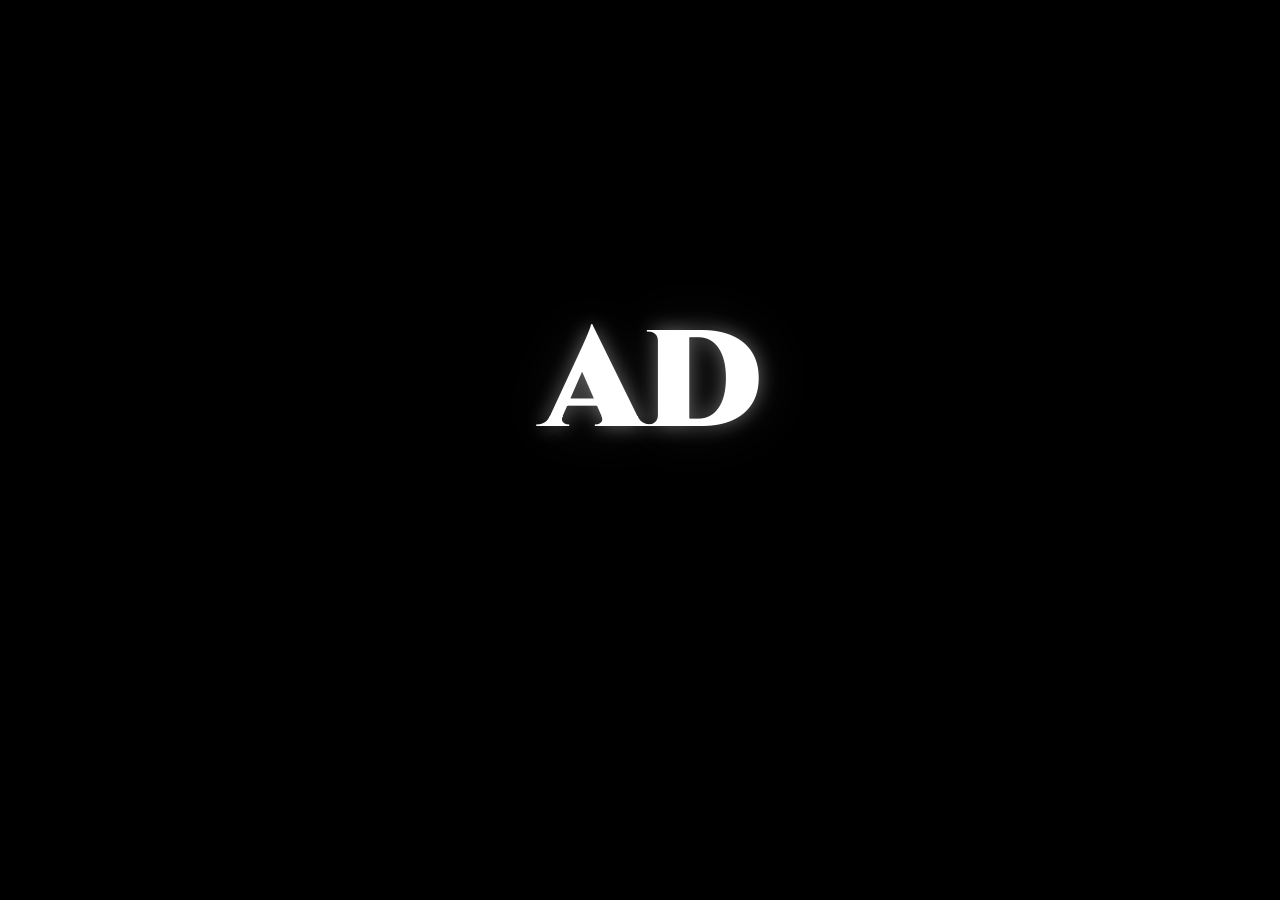
<file: pages/blades_intro.html>
<!DOCTYPE html>
<html lang="hu">
<head>
    <meta charset="UTF-8">
    <meta name="viewport" content="width=device-width, initial-scale=1.0">
    <title>Blades Intro</title>
    <link href="https://fonts.googleapis.com/css2?family=Cinzel:wght@900&display=swap" rel="stylesheet">
    <style>
        * { margin: 0; padding: 0; box-sizing: border-box; }

        body {
            background: #000;
            overflow: hidden;
            width: 100vw;
            height: 100vh;
        }

        #blade-intro {
            position: fixed;
            inset: 0;
            background: #000;
            display: flex;
            flex-direction: column;
            align-items: center;
            justify-content: center;
            z-index: 9999;
        }

        /* --- Flash overlay --- */
        #flash-overlay {
            position: absolute;
            inset: 0;
            background: white;
            opacity: 0;
            pointer-events: none;
            z-index: 10;
        }

        /* --- Letters --- */
        #word-container {
            display: flex;
            align-items: center;
            justify-content: center;
            position: relative;
            z-index: 5;
            user-select: none;
        }

        .letter {
            font-family: 'Cinzel', serif;
            font-weight: 900;
            font-size: clamp(60px, 14vw, 160px);
            color: #fff;
            display: inline-block;
            opacity: 0;
            text-shadow:
                0 0 20px rgba(255,255,255,0.4),
                0 0 60px rgba(255,255,255,0.1);
            line-height: 1;
        }

        /* --- Blood canvas overlay --- */
        #blood-canvas {
            position: absolute;
            top: 0; left: 0;
            width: 100%; height: 100%;
            pointer-events: none;
            z-index: 6;
        }

        /* --- Logo --- */
        #logo-wrap {
            margin-top: 20px;
            width: clamp(60px, 10vw, 120px);
            opacity: 0;
            position: relative;
            z-index: 5;
            filter: drop-shadow(0 0 12px rgba(212,0,0,0.7));
        }

        /* --- Shake animation --- */
        @keyframes shake {
            0%   { transform: translate(0, 0) rotate(0deg); }
            15%  { transform: translate(-6px, 3px) rotate(-1deg); }
            30%  { transform: translate(6px, -3px) rotate(1deg); }
            45%  { transform: translate(-4px, 4px) rotate(-0.5deg); }
            60%  { transform: translate(4px, -2px) rotate(0.5deg); }
            75%  { transform: translate(-2px, 2px) rotate(0deg); }
            100% { transform: translate(0, 0) rotate(0deg); }
        }

        .shaking {
            animation: shake 0.35s ease-out;
        }
    </style>
</head>
<body>
    <audio controls autoplay hidden>
        <source src="../assets/music/dark_cyberpunk_industrial_bass_dark_techno_type_beat_azameth_cut.mp3" type="audio/mpeg">
        <source src="../assets/music/dark_cyberpunk_industrial_bass_dark_techno_type_beat_azameth_cut.wav" type="audio/wav">
    </audio>

    <div id="blade-intro">
        <div id="flash-overlay"></div>

        <div id="word-container">
            <span class="letter" id="l-B">B</span>
            <span class="letter" id="l-l">l</span>
            <span class="letter" id="l-a">a</span>
            <span class="letter" id="l-d">d</span>
            <span class="letter" id="l-e">e</span>
            <span class="letter" id="l-s">s</span>
        </div>

        <canvas id="blood-canvas"></canvas>

        <div id="logo-wrap">
            <svg viewBox="0 0 100 100" width="100%" height="100%" xmlns="http://www.w3.org/2000/svg">
            <g id="g5">
                <path style="fill:#e6e6e6;stroke-width:0.931754"
                d="m 49.798264,19.807263 c -11.221744,-0.07275 -21.505486,-0.09986 -32.713045,2.19653 -3.304971,0.677177 -7.3659448,1.561095 -9.8459073,5.349359 -3.909768,8.695597 5.1525613,29.736075 9.5188363,45.891084 l 5.708984,-37.688912 c 6.729804,-1.92659 16.846924,-1.950834 26.712891,-2.07885 v -0.02883 c 9.776949,0.120014 18.054758,0.07495 25.851562,1.751592 l 6.333985,38.01448 C 85.576588,56.784104 92.797197,32.409183 89.010148,26.27049 86.530186,22.482227 81.74815,22.293244 78.66496,21.737766 66.873821,19.613437 49.798264,19.807263 49.798264,19.807263 Z"/>
            </g>
            <path style="fill:#d40000;stroke-width:1.00901"
                d="M 22.615196,35.424494 16.637262,73.217323 9.0272179,47.660714 6.4900287,36.727426 c 4.1507883,0.870196 6.0170073,2.353894 9.7698843,1.663279 1.656078,-0.304756 4.720337,0.354266 6.355283,-2.966211 z"/>
            <ellipse style="fill:#d40000;stroke-width:0.851607"
                cx="16.289043" cy="90.964828" rx="6.0537825" ry="5.6460748"/>
            <path style="fill:#d40000"
                d="m -53.048613,-25.463334 8.258859,14.953348 8.25886,14.9533469 -17.079409,-0.3242929 -17.079408,-0.3242911 8.82055,-14.6290549 z"
                transform="matrix(0.34047757,0,0,0.48947352,34.597183,87.106141)"/>
            </svg>
        </div>
    </div>

    <script>
    (function() {
        const flash    = document.getElementById('flash-overlay');
        const intro    = document.getElementById('blade-intro');
        const wordBox  = document.getElementById('word-container');
        const canvas   = document.getElementById('blood-canvas');
        const ctx      = canvas.getContext('2d');
        const logoWrap = document.getElementById('logo-wrap');

        const letters = {
            B: document.getElementById('l-B'),
            l: document.getElementById('l-l'),
            a: document.getElementById('l-a'),
            d: document.getElementById('l-d'),
            e: document.getElementById('l-e'),
            s: document.getElementById('l-s'),
        };

        // Resize canvas
        function resizeCanvas() {
            canvas.width  = window.innerWidth;
            canvas.height = window.innerHeight;
        }
        resizeCanvas();
        window.addEventListener('resize', resizeCanvas);

        // ── Utility ──────────────────────────────────────────────────────────────

        function flashScreen(opacity, duration, cb) {
            flash.style.transition = 'none';
            flash.style.opacity = opacity;
            requestAnimationFrame(() => {
                requestAnimationFrame(() => {
                    flash.style.transition = `opacity ${duration}ms ease`;
                    flash.style.opacity = 0;
                    if (cb) setTimeout(cb, duration);
                });
            });
        }

        function slideIn(leftEl, rightEl, duration, cb) {
            const vw = window.innerWidth;

            [leftEl, rightEl].forEach(el => {
                el.style.transition = 'none';
                el.style.opacity = '1';
            });

            leftEl.style.transform  = `translateX(-${vw}px)`;
            rightEl.style.transform = `translateX(${vw}px)`;

            requestAnimationFrame(() => {
                requestAnimationFrame(() => {
                    leftEl.style.transition  = `transform ${duration}ms cubic-bezier(0.22, 0.61, 0.36, 1)`;
                    rightEl.style.transition = `transform ${duration}ms cubic-bezier(0.22, 0.61, 0.36, 1)`;
                    leftEl.style.transform  = 'translateX(0)';
                    rightEl.style.transform = 'translateX(0)';
                    if (cb) setTimeout(cb, duration);
                });
            });
        }

        function shakeWord() {
            wordBox.classList.remove('shaking');
            void wordBox.offsetWidth; // reflow
            wordBox.classList.add('shaking');
            setTimeout(() => wordBox.classList.remove('shaking'), 400);
        }

        // ── Blood drip system ────────────────────────────────────────────────────

        let drops = [];
        let bloodActive = false;
        let bloodFrame;

        function getLetterBottomPositions() {
            const positions = [];
            Object.values(letters).forEach(el => {
                const rect = el.getBoundingClientRect();
                // sample multiple x positions along letter width
                for (let i = 0; i < 3; i++) {
                    positions.push({
                        x: rect.left + (rect.width * (0.2 + i * 0.3)),
                        y: rect.bottom - 4
                    });
                }
            });
            return positions;
        }

        class BloodDrop {
            constructor(x, y) {
                this.x = x + (Math.random() - 0.5) * 20;
                this.y = y;
                this.vy = 0.5 + Math.random() * 1.5;
                this.radius = 3 + Math.random() * 5;
                this.trail = [];
                this.alive = true;
                this.maxTrail = 20 + Math.random() * 20;
                this.splat = false;
                this.splatRadius = 0;
                this.splatAlpha = 1;
                this.alpha = 1;
            }

            update() {
                if (this.splat) {
                    this.splatRadius += 1.5;
                    this.splatAlpha -= 0.05;
                    if (this.splatAlpha <= 0) this.alive = false;
                    return;
                }

                this.trail.push({ x: this.x, y: this.y });
                if (this.trail.length > this.maxTrail) this.trail.shift();

                this.vy += 0.12; // gravity
                this.y += this.vy;

                if (this.y > canvas.height - 5) {
                    this.splat = true;
                }
            }

            draw() {
                ctx.save();

                if (this.splat) {
                    ctx.beginPath();
                    ctx.arc(this.x, this.y, this.splatRadius, 0, Math.PI * 2);
                    ctx.fillStyle = `rgba(180, 0, 0, ${this.splatAlpha * 0.4})`;
                    ctx.fill();
                    ctx.restore();
                    return;
                }

                // Draw trail
                if (this.trail.length > 1) {
                    ctx.beginPath();
                    ctx.moveTo(this.trail[0].x, this.trail[0].y);
                    for (let i = 1; i < this.trail.length; i++) {
                        ctx.lineTo(this.trail[i].x, this.trail[i].y);
                    }
                    ctx.strokeStyle = `rgba(180, 0, 0, 0.5)`;
                    ctx.lineWidth = this.radius * 0.5;
                    ctx.lineCap = 'round';
                    ctx.stroke();
                }

                // Draw droplet
                ctx.beginPath();
                ctx.arc(this.x, this.y, this.radius, 0, Math.PI * 2);
                ctx.fillStyle = `rgba(200, 0, 0, ${this.alpha})`;
                ctx.shadowColor = '#900';
                ctx.shadowBlur = 6;
                ctx.fill();

                ctx.restore();
            }
        }

        // Pools at the bottom of letters (static red)
        let pools = [];

        class BloodPool {
            constructor(x, y) {
                this.x = x;
                this.y = y;
                this.rx = 2 + Math.random() * 8;
                this.ry = 2 + Math.random() * 3;
                this.alpha = 0;
                this.growing = true;
            }
            update() {
                if (this.growing && this.alpha < 0.85) this.alpha += 0.01;
                if (this.growing && this.rx < 30) { this.rx += 0.1; this.ry += 0.03; }
            }
            draw() {
                ctx.save();
                ctx.globalAlpha = this.alpha;
                ctx.beginPath();
                ctx.ellipse(this.x, this.y, this.rx, this.ry, 0, 0, Math.PI * 2);
                ctx.fillStyle = '#aa0000';
                ctx.fill();
                ctx.restore();
            }
        }

        function spawnDrop(positions) {
            const pos = positions[Math.floor(Math.random() * positions.length)];
            drops.push(new BloodDrop(pos.x, pos.y));
        }

        let spawnInterval;
        let positions;

        function startBlood() {
            bloodActive = true;
            positions = getLetterBottomPositions();

            // Seed some pools under letters
            Object.values(letters).forEach(el => {
                const rect = el.getBoundingClientRect();
                pools.push(new BloodPool(
                    rect.left + rect.width / 2 + (Math.random()-0.5)*20,
                    rect.bottom + 8
                ));
            });

            spawnInterval = setInterval(() => {
                if (!bloodActive) { clearInterval(spawnInterval); return; }
                // spawn 1-3 drops
                const count = 1 + Math.floor(Math.random() * 3);
                for (let i = 0; i < count; i++) spawnDrop(positions);
            }, 80);

            animateBlood();
        }

        function animateBlood() {
            ctx.clearRect(0, 0, canvas.width, canvas.height);

            pools.forEach(p => { p.update(); p.draw(); });
            drops = drops.filter(d => d.alive);
            drops.forEach(d => { d.update(); d.draw(); });

            bloodFrame = requestAnimationFrame(animateBlood);
        }

        // ── Glitch text effect on letters ───────────────────────────────────────

        function applyGlitch(el, duration) {
            const colors = ['#ff0000', '#00ffff', '#ffffff'];
            let count = 0;
            const interval = setInterval(() => {
                el.style.textShadow = `
                    ${(Math.random()-0.5)*8}px 0 ${colors[Math.floor(Math.random()*colors.length)]},
                    ${(Math.random()-0.5)*8}px 0 ${colors[Math.floor(Math.random()*colors.length)]}
                `;
                count++;
                if (count > 6) {
                    clearInterval(interval);
                    el.style.textShadow = `0 0 20px rgba(255,255,255,0.4), 0 0 60px rgba(255,255,255,0.1)`;
                }
            }, 40);
        }

        // ── Main sequence ────────────────────────────────────────────────────────

        function runSequence() {
            // Step 1: Opening flash
            flashScreen(1, 400, () => {

                // Step 2: Pair 1 — a (left) + d (right)   [inner pair]
                setTimeout(() => {
                    slideIn(letters['a'], letters['d'], 500, () => {
                        shakeWord();
                        [letters['a'], letters['d']].forEach(el => applyGlitch(el, 300));
                    });
                }, 200);

                // Step 3: Pair 2 — l (left) + e (right)
                setTimeout(() => {
                    slideIn(letters['l'], letters['e'], 500, () => {
                        shakeWord();
                        [letters['l'], letters['e']].forEach(el => applyGlitch(el, 300));
                    });
                }, 950);

                // Step 4: Pair 3 — B (left) + s (right)   [outer pair]
                setTimeout(() => {
                    slideIn(letters['B'], letters['s'], 500, () => {
                        shakeWord();
                        [letters['B'], letters['s']].forEach(el => applyGlitch(el, 300));

                        // Step 5: Final flash after word complete
                        setTimeout(() => {
                            flashScreen(0.9, 500, () => {

                                // Step 6: Blood starts
                                setTimeout(() => {
                                    startBlood();

                                    // Step 7: Logo fades in
                                    setTimeout(() => {
                                        logoWrap.style.transition = 'opacity 1s ease';
                                        logoWrap.style.opacity = '1';
                                    }, 600);

                                    // Step 8: Stop spawning + redirect
                                    setTimeout(() => {
                                        bloodActive = false;
                                        clearInterval(spawnInterval);

                                        // Fade to black, then redirect
                                        intro.style.transition = 'opacity 0.8s ease';
                                        intro.style.opacity = '0';
                                        setTimeout(() => {
                                            window.location.href = "./secret.html";
                                        }, 900);
                                    }, 4000);
                                    div
                                }, 150);
                            });
                        }, 300);
                    });
                }, 1700);

            });
        }

        // Kick off after fonts load
        document.fonts.ready.then(() => {
            setTimeout(runSequence, 300);
        });

    })();
    </script>
</body>
</html>
</file>
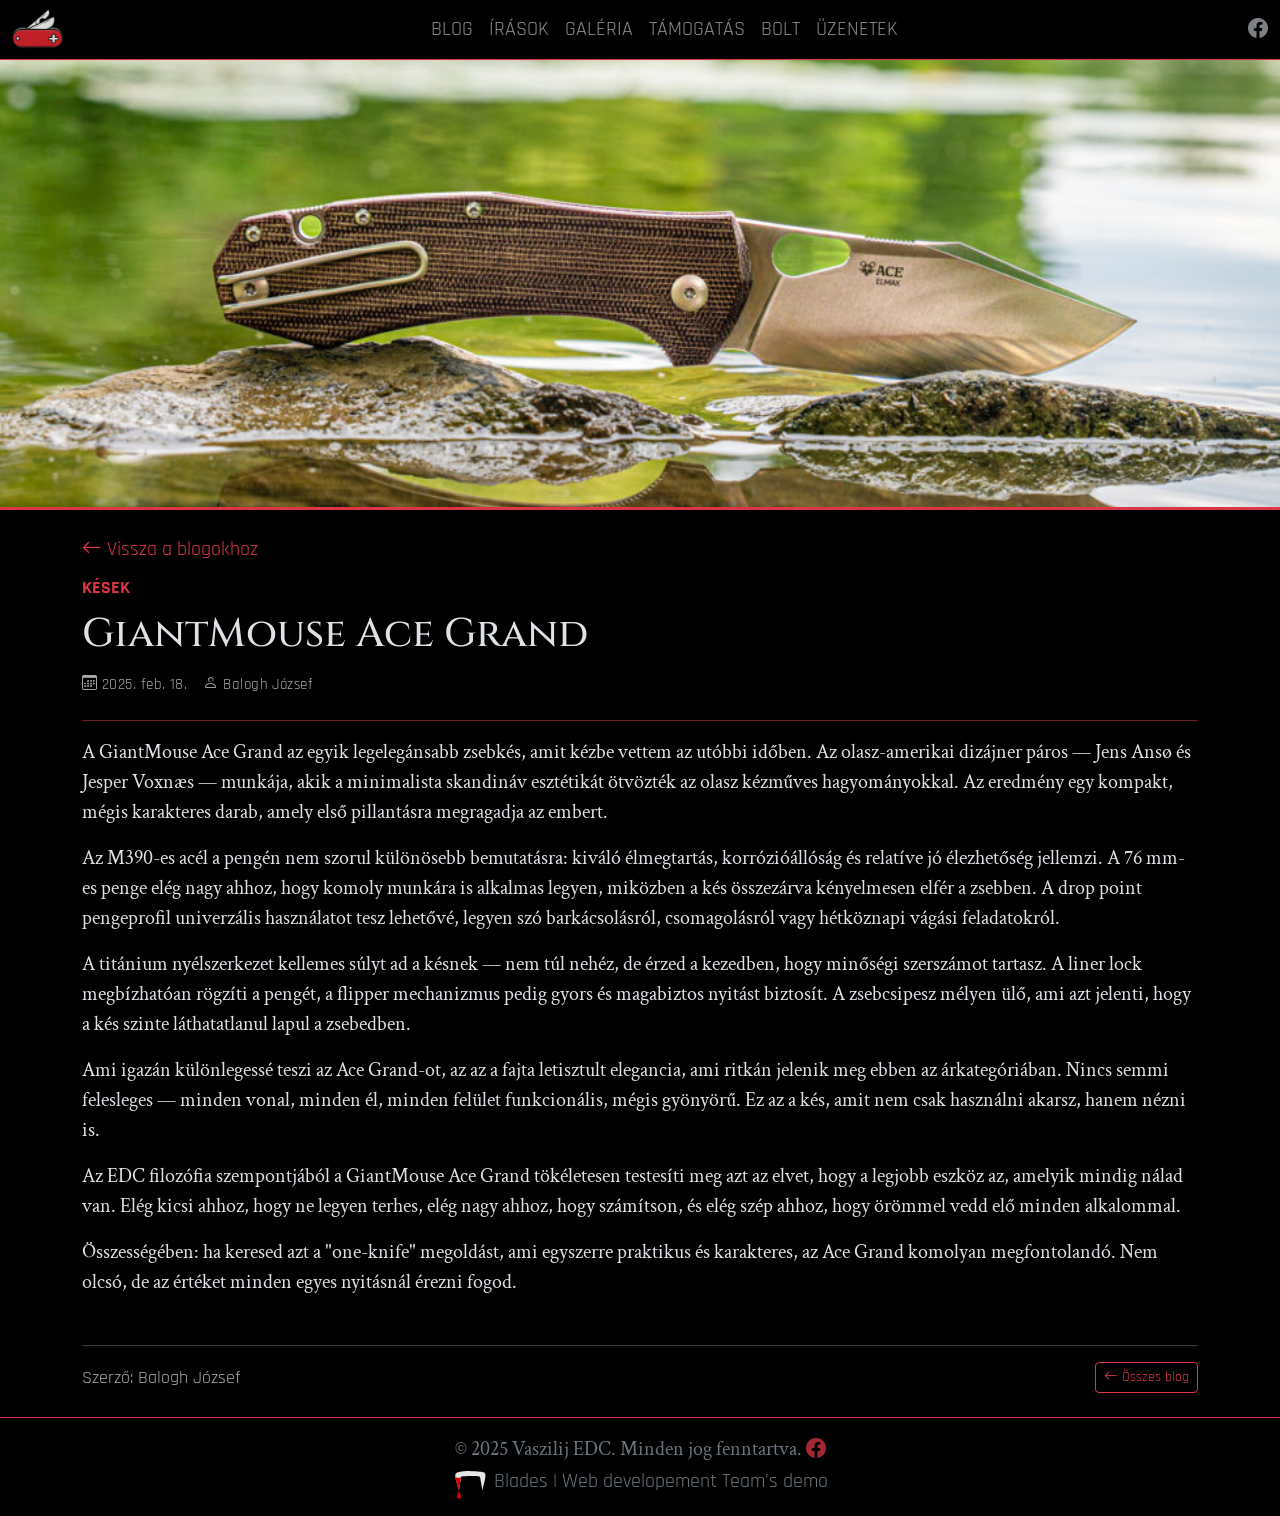
<file: pages/blog_giant_mouse.html>
<!DOCTYPE html>
<html lang="hu">
<head>
    <meta charset="UTF-8">
    <meta name="viewport" content="width=device-width, initial-scale=1.0">
    <title>Vaszilij-EDC | GiantMouse Ace Grand</title>

    <link rel="preconnect" href="https://fonts.googleapis.com">
    <link href="https://fonts.googleapis.com/css2?family=Cinzel:wght@400;600;700;900&family=Rajdhani:wght@300;400;500;600;700&family=Crimson+Text:ital,wght@0,400;0,600;1,400;1,600&display=swap" rel="stylesheet">
    <link href="https://cdn.jsdelivr.net/npm/bootstrap@5.3.8/dist/css/bootstrap.min.css" rel="stylesheet" integrity="sha384-sRIl4kxILFvY47J16cr9ZwB07vP4J8+LH7qKQnuqkuIAvNWLzeN8tE5YBujZqJLB" crossorigin="anonymous">
    <link rel="stylesheet" href="https://cdn.jsdelivr.net/npm/bootstrap-icons@1.11.3/font/bootstrap-icons.min.css">
    <link rel="stylesheet" href="../css/main.css">
</head>
<body class="d-flex flex-column min-vh-100 bg-black" data-bs-theme="dark">
    <!-- ── NAV-menu ─────────────────────────────────────────────── -->
    <nav class="navbar navbar-expand-md navbar-dark bg-black pt-1 pb-1 navbar-blur border-danger border-bottom sticky-top">
        <div class="container-xxl">
            <a class="navbar-brand" href="../index.html">
                <img src="../assets/Logo_icon.png" alt="Vaszilij EDC Logo" class="nav-icon">
            </a>
            <button class="navbar-toggler" type="button" data-bs-toggle="collapse" data-bs-target="#main-nav"
                    aria-controls="main-nav" aria-expanded="false" aria-label="Toggle navigation">
                <span class="navbar-toggler-icon"></span>
            </button>
            <div class="collapse navbar-collapse" id="main-nav">
                <ul class="navbar-nav mx-auto">
                    <li class="nav-item"><a href="./blogs.html" class="nav-link text-decoration-underline link-underline-danger link-offset-2 link-underline-opacity-0 link-underline-opacity-100-hover">BLOG</a></li>
                    <li class="nav-item"><a href="./writings.html" class="nav-link text-decoration-underline link-underline-danger link-offset-2 link-underline-opacity-0 link-underline-opacity-100-hover">ÍRÁSOK</a></li>
                    <li class="nav-item"><a href="./gallery.html" class="nav-link text-decoration-underline link-underline-danger link-offset-2 link-underline-opacity-0 link-underline-opacity-100-hover">GALÉRIA</a></li>
                    <li class="nav-item"><a href="./support.html" class="nav-link text-decoration-underline link-underline-danger link-offset-2 link-underline-opacity-0 link-underline-opacity-100-hover">TÁMOGATÁS</a></li>
                    <li class="nav-item"><a href="./shop.html" class="nav-link text-decoration-underline link-underline-danger link-offset-2 link-underline-opacity-0 link-underline-opacity-100-hover">BOLT</a></li>
                    <li class="nav-item"><a href="./messages.html" class="nav-link text-decoration-underline link-underline-danger link-offset-2 link-underline-opacity-0 link-underline-opacity-100-hover">ÜZENETEK</a></li>
                    <li class="nav-item d-md-none"><a href="https://www.facebook.com/VaszilijEdc/" class="nav-link text-decoration-underline link-underline-danger link-offset-2 link-underline-opacity-0 link-underline-opacity-100-hover">FACEBOOK OLDALUNK</a></li>
                </ul>
            </div>
            <div class="d-flex align-items-center gap-3 d-none d-md-inline">
                <a href="https://www.facebook.com/VaszilijEdc/" target="_blank" rel="noopener noreferrer" class="text-secondary-emphasis opacity-75"><i class="bi bi-facebook"></i></a>
            </div>
        </div>
    </nav>

    <!-- ── MAIN CONTENT ───────────────────────────────────────── -->
    <main class="flex-grow-1">

    <!-- ── Blog kép ───────────────────────────────────────────── -->
    <section class="bg-black">
        <img src="../assets/blog_pictures/giant_mouse_ace_grand_main.jpeg" class="blog-article-hero" alt="GiantMouse Ace Grand">
    </section>

    <!-- ── Blog tartalom ──────────────────────────────────────── -->
    <section class="bg-black py-4">
        <div class="container">
            <div class="mb-2">
                <a href="./blogs.html" class="text-danger text-decoration-none"><i class="bi bi-arrow-left"></i> Vissza a blogokhoz</a>
            </div>

            <small class="text-danger text-uppercase fw-bold">Kések</small>
            <h1 class="mt-2 mb-3">GiantMouse Ace Grand</h1>

            <div class="d-flex gap-3 blog-article-meta text-muted mb-4">
                <span><i class="bi bi-calendar3"></i> 2025. feb. 18.</span>
                <span><i class="bi bi-person"></i> Balogh József</span>
            </div>

            <hr class="border-danger opacity-50">

            <p>A GiantMouse Ace Grand az egyik legelegánsabb zsebkés, amit kézbe vettem az utóbbi időben. Az olasz-amerikai dizájner páros — Jens Ansø és Jesper Voxnæs — munkája, akik a minimalista skandináv esztétikát ötvözték az olasz kézműves hagyományokkal. Az eredmény egy kompakt, mégis karakteres darab, amely első pillantásra megragadja az embert.</p>

            <p>Az M390-es acél a pengén nem szorul különösebb bemutatásra: kiváló élmegtartás, korrózióállóság és relatíve jó élezhetőség jellemzi. A 76 mm-es penge elég nagy ahhoz, hogy komoly munkára is alkalmas legyen, miközben a kés összezárva kényelmesen elfér a zsebben. A drop point pengeprofil univerzális használatot tesz lehetővé, legyen szó barkácsolásról, csomagolásról vagy hétköznapi vágási feladatokról.</p>

            <p>A titánium nyélszerkezet kellemes súlyt ad a késnek — nem túl nehéz, de érzed a kezedben, hogy minőségi szerszámot tartasz. A liner lock megbízhatóan rögzíti a pengét, a flipper mechanizmus pedig gyors és magabiztos nyitást biztosít. A zsebcsipesz mélyen ülő, ami azt jelenti, hogy a kés szinte láthatatlanul lapul a zsebedben.</p>

            <p>Ami igazán különlegessé teszi az Ace Grand-ot, az az a fajta letisztult elegancia, ami ritkán jelenik meg ebben az árkategóriában. Nincs semmi felesleges — minden vonal, minden él, minden felület funkcionális, mégis gyönyörű. Ez az a kés, amit nem csak használni akarsz, hanem nézni is.</p>

            <p>Az EDC filozófia szempontjából a GiantMouse Ace Grand tökéletesen testesíti meg azt az elvet, hogy a legjobb eszköz az, amelyik mindig nálad van. Elég kicsi ahhoz, hogy ne legyen terhes, elég nagy ahhoz, hogy számítson, és elég szép ahhoz, hogy örömmel vedd elő minden alkalommal.</p>

            <p>Összességében: ha keresed azt a "one-knife" megoldást, ami egyszerre praktikus és karakteres, az Ace Grand komolyan megfontolandó. Nem olcsó, de az értéket minden egyes nyitásnál érezni fogod.</p>

            <hr class="border-secondary opacity-50 mt-5">
            <div class="d-flex justify-content-between align-items-center text-muted">
                <small>Szerző: Balogh József</small>
                <a href="./blogs.html" class="btn btn-outline-danger btn-sm"><i class="bi bi-arrow-left"></i> Összes blog</a>
            </div>
        </div>
    </section>

    </main>

    <!-- ── FOOTER ────────────────────────────────────────────── -->
    <footer class="border-top border-danger bg-black bg-opacity-75 text-secondary text-center py-3">
        <div class="container-xxl">
            <p class="mb-0">&copy; 2025 Vaszilij EDC. Minden jog fenntartva.
                <a href="https://www.facebook.com/VaszilijEdc/" target="_blank" rel="noopener noreferrer" class="text-danger opacity-75"><i class="bi bi-facebook"></i></a></p>
            <div><a href="./blades_intro.html"><img src="../assets/blades_logo.svg" alt="teeth" width="36px"></a> Blades | Web developement Team's demo</div>
        </div>
    </footer>

    <script src="https://cdn.jsdelivr.net/npm/bootstrap@5.3.8/dist/js/bootstrap.bundle.min.js" integrity="sha384-FKyoEForCGlyvwx9Hj09JcYn3nv7wiPVlz7YYwJrWVcXK/BmnVDxM+D2scQbITxI" crossorigin="anonymous"></script>
</body>
</html>
</file>
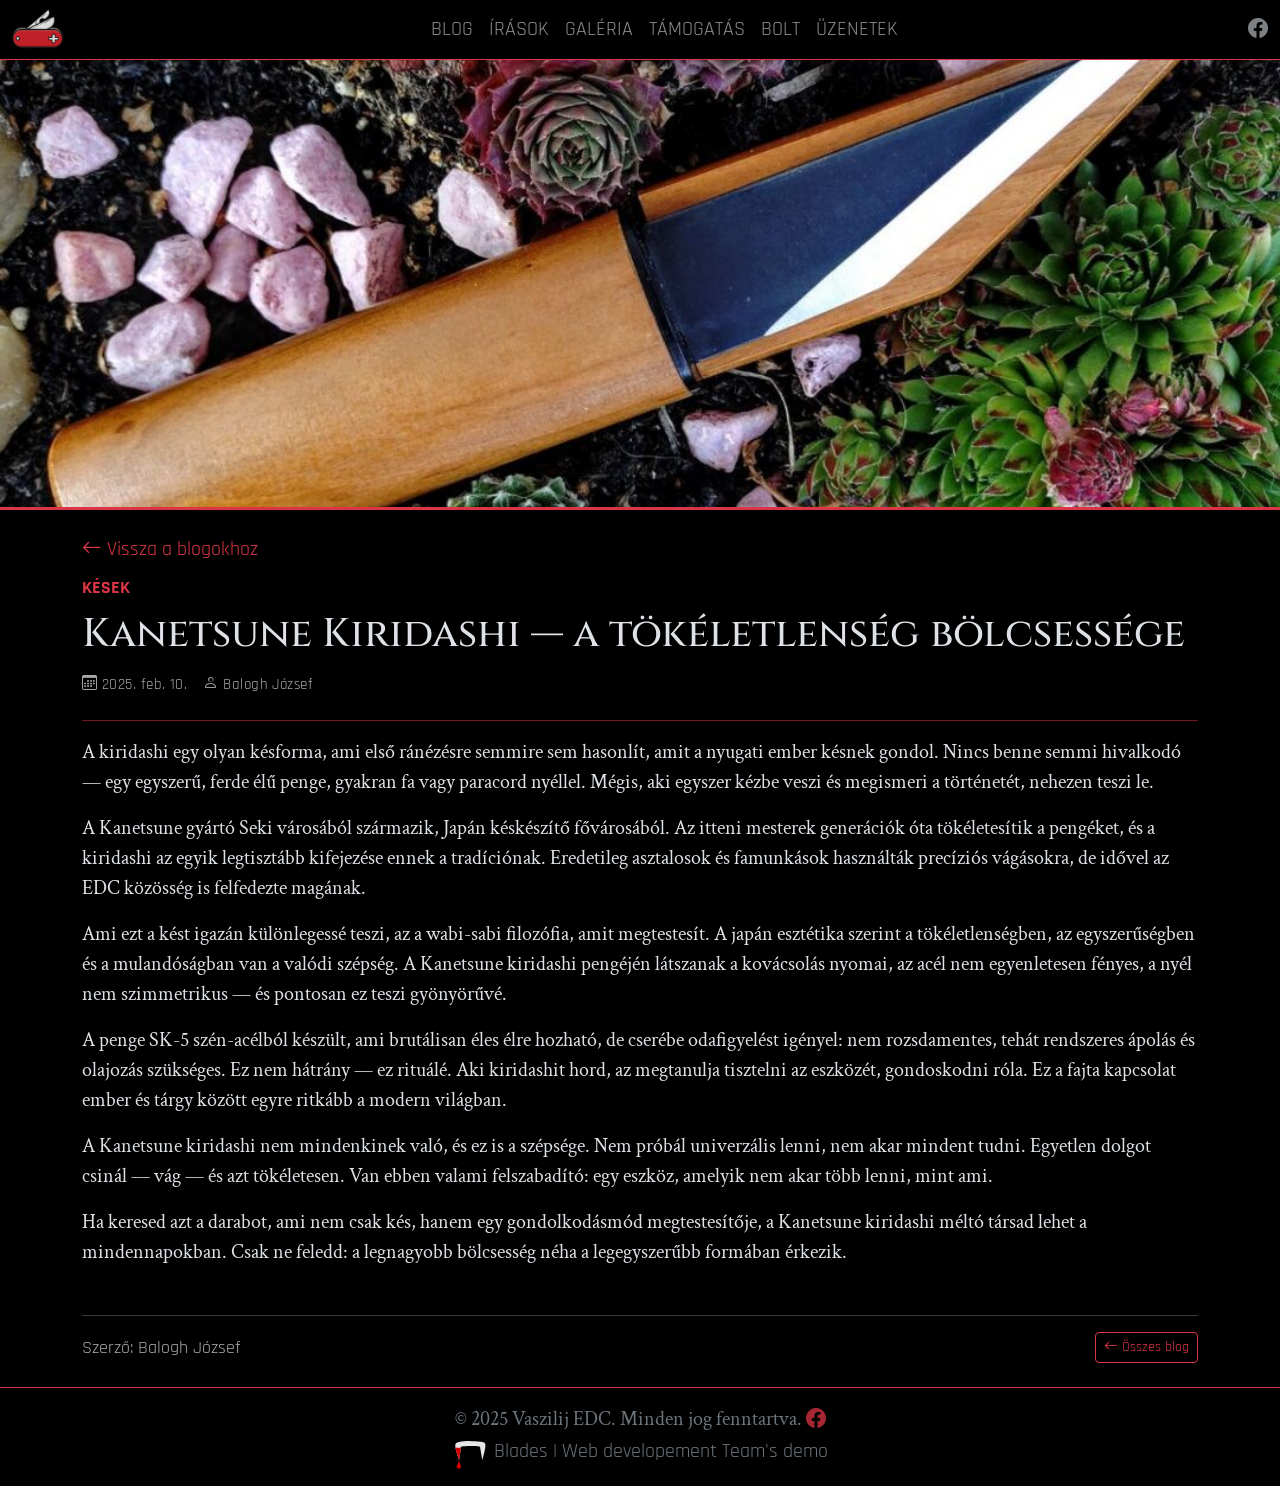
<file: pages/blog_kanetsune.html>
<!DOCTYPE html>
<html lang="hu">
<head>
    <meta charset="UTF-8">
    <meta name="viewport" content="width=device-width, initial-scale=1.0">
    <title>Vaszilij-EDC | Kanetsune Kiridashi</title>

    <link rel="preconnect" href="https://fonts.googleapis.com">
    <link href="https://fonts.googleapis.com/css2?family=Cinzel:wght@400;600;700;900&family=Rajdhani:wght@300;400;500;600;700&family=Crimson+Text:ital,wght@0,400;0,600;1,400;1,600&display=swap" rel="stylesheet">
    <link href="https://cdn.jsdelivr.net/npm/bootstrap@5.3.8/dist/css/bootstrap.min.css" rel="stylesheet" integrity="sha384-sRIl4kxILFvY47J16cr9ZwB07vP4J8+LH7qKQnuqkuIAvNWLzeN8tE5YBujZqJLB" crossorigin="anonymous">
    <link rel="stylesheet" href="https://cdn.jsdelivr.net/npm/bootstrap-icons@1.11.3/font/bootstrap-icons.min.css">
    <link rel="stylesheet" href="../css/main.css">
</head>
<body class="d-flex flex-column min-vh-100 bg-black" data-bs-theme="dark">
    <!-- ── NAV-menu ─────────────────────────────────────────────── -->
    <nav class="navbar navbar-expand-md navbar-dark bg-black pt-1 pb-1 navbar-blur border-danger border-bottom sticky-top">
        <div class="container-xxl">
            <a class="navbar-brand" href="../index.html"><img src="../assets/Logo_icon.png" alt="Vaszilij EDC Logo" class="nav-icon"></a>
            <button class="navbar-toggler" type="button" data-bs-toggle="collapse" data-bs-target="#main-nav" aria-controls="main-nav" aria-expanded="false" aria-label="Toggle navigation"><span class="navbar-toggler-icon"></span></button>
            <div class="collapse navbar-collapse" id="main-nav">
                <ul class="navbar-nav mx-auto">
                    <li class="nav-item"><a href="./blogs.html" class="nav-link text-decoration-underline link-underline-danger link-offset-2 link-underline-opacity-0 link-underline-opacity-100-hover">BLOG</a></li>
                    <li class="nav-item"><a href="./writings.html" class="nav-link text-decoration-underline link-underline-danger link-offset-2 link-underline-opacity-0 link-underline-opacity-100-hover">ÍRÁSOK</a></li>
                    <li class="nav-item"><a href="./gallery.html" class="nav-link text-decoration-underline link-underline-danger link-offset-2 link-underline-opacity-0 link-underline-opacity-100-hover">GALÉRIA</a></li>
                    <li class="nav-item"><a href="./support.html" class="nav-link text-decoration-underline link-underline-danger link-offset-2 link-underline-opacity-0 link-underline-opacity-100-hover">TÁMOGATÁS</a></li>
                    <li class="nav-item"><a href="./shop.html" class="nav-link text-decoration-underline link-underline-danger link-offset-2 link-underline-opacity-0 link-underline-opacity-100-hover">BOLT</a></li>
                    <li class="nav-item"><a href="./messages.html" class="nav-link text-decoration-underline link-underline-danger link-offset-2 link-underline-opacity-0 link-underline-opacity-100-hover">ÜZENETEK</a></li>
                    <li class="nav-item d-md-none"><a href="https://www.facebook.com/VaszilijEdc/" class="nav-link text-decoration-underline link-underline-danger link-offset-2 link-underline-opacity-0 link-underline-opacity-100-hover">FACEBOOK OLDALUNK</a></li>
                </ul>
            </div>
            <div class="d-flex align-items-center gap-3 d-none d-md-inline">
                <a href="https://www.facebook.com/VaszilijEdc/" target="_blank" rel="noopener noreferrer" class="text-secondary-emphasis opacity-75"><i class="bi bi-facebook"></i></a>
            </div>
        </div>
    </nav>

    <!-- ── MAIN CONTENT ───────────────────────────────────────── -->
    <main class="flex-grow-1">

    <section class="bg-black">
        <img src="../assets/blog_pictures/kanetsune_kiridashi.jpeg" class="blog-article-hero" alt="Kanetsune Kiridashi">
    </section>

    <section class="bg-black py-4">
        <div class="container">
            <div class="mb-2">
                <a href="./blogs.html" class="text-danger text-decoration-none"><i class="bi bi-arrow-left"></i> Vissza a blogokhoz</a>
            </div>

            <small class="text-danger text-uppercase fw-bold">Kések</small>
            <h1 class="mt-2 mb-3">Kanetsune Kiridashi — a tökéletlenség bölcsessége</h1>

            <div class="d-flex gap-3 blog-article-meta text-muted mb-4">
                <span><i class="bi bi-calendar3"></i> 2025. feb. 10.</span>
                <span><i class="bi bi-person"></i> Balogh József</span>
            </div>

            <hr class="border-danger opacity-50">

            <p>A kiridashi egy olyan késforma, ami első ránézésre semmire sem hasonlít, amit a nyugati ember késnek gondol. Nincs benne semmi hivalkodó — egy egyszerű, ferde élű penge, gyakran fa vagy paracord nyéllel. Mégis, aki egyszer kézbe veszi és megismeri a történetét, nehezen teszi le.</p>

            <p>A Kanetsune gyártó Seki városából származik, Japán késkészítő fővárosából. Az itteni mesterek generációk óta tökéletesítik a pengéket, és a kiridashi az egyik legtisztább kifejezése ennek a tradíciónak. Eredetileg asztalosok és famunkások használták precíziós vágásokra, de idővel az EDC közösség is felfedezte magának.</p>

            <p>Ami ezt a kést igazán különlegessé teszi, az a wabi-sabi filozófia, amit megtestesít. A japán esztétika szerint a tökéletlenségben, az egyszerűségben és a mulandóságban van a valódi szépség. A Kanetsune kiridashi pengéjén látszanak a kovácsolás nyomai, az acél nem egyenletesen fényes, a nyél nem szimmetrikus — és pontosan ez teszi gyönyörűvé.</p>

            <p>A penge SK-5 szén-acélból készült, ami brutálisan éles élre hozható, de cserébe odafigyelést igényel: nem rozsdamentes, tehát rendszeres ápolás és olajozás szükséges. Ez nem hátrány — ez rituálé. Aki kiridashit hord, az megtanulja tisztelni az eszközét, gondoskodni róla. Ez a fajta kapcsolat ember és tárgy között egyre ritkább a modern világban.</p>

            <p>A Kanetsune kiridashi nem mindenkinek való, és ez is a szépsége. Nem próbál univerzális lenni, nem akar mindent tudni. Egyetlen dolgot csinál — vág — és azt tökéletesen. Van ebben valami felszabadító: egy eszköz, amelyik nem akar több lenni, mint ami.</p>

            <p>Ha keresed azt a darabot, ami nem csak kés, hanem egy gondolkodásmód megtestesítője, a Kanetsune kiridashi méltó társad lehet a mindennapokban. Csak ne feledd: a legnagyobb bölcsesség néha a legegyszerűbb formában érkezik.</p>

            <hr class="border-secondary opacity-50 mt-5">
            <div class="d-flex justify-content-between align-items-center text-muted">
                <small>Szerző: Balogh József</small>
                <a href="./blogs.html" class="btn btn-outline-danger btn-sm"><i class="bi bi-arrow-left"></i> Összes blog</a>
            </div>
        </div>
    </section>

    </main>

    <!-- ── FOOTER ────────────────────────────────────────────── -->
    <footer class="border-top border-danger bg-black bg-opacity-75 text-secondary text-center py-3">
        <div class="container-xxl">
            <p class="mb-0">&copy; 2025 Vaszilij EDC. Minden jog fenntartva.
                <a href="https://www.facebook.com/VaszilijEdc/" target="_blank" rel="noopener noreferrer" class="text-danger opacity-75"><i class="bi bi-facebook"></i></a></p>
            <div><a href="./blades_intro.html"><img src="../assets/blades_logo.svg" alt="teeth" width="36px"></a> Blades | Web developement Team's demo</div>
        </div>
    </footer>

    <script src="https://cdn.jsdelivr.net/npm/bootstrap@5.3.8/dist/js/bootstrap.bundle.min.js" integrity="sha384-FKyoEForCGlyvwx9Hj09JcYn3nv7wiPVlz7YYwJrWVcXK/BmnVDxM+D2scQbITxI" crossorigin="anonymous"></script>
</body>
</html>
</file>
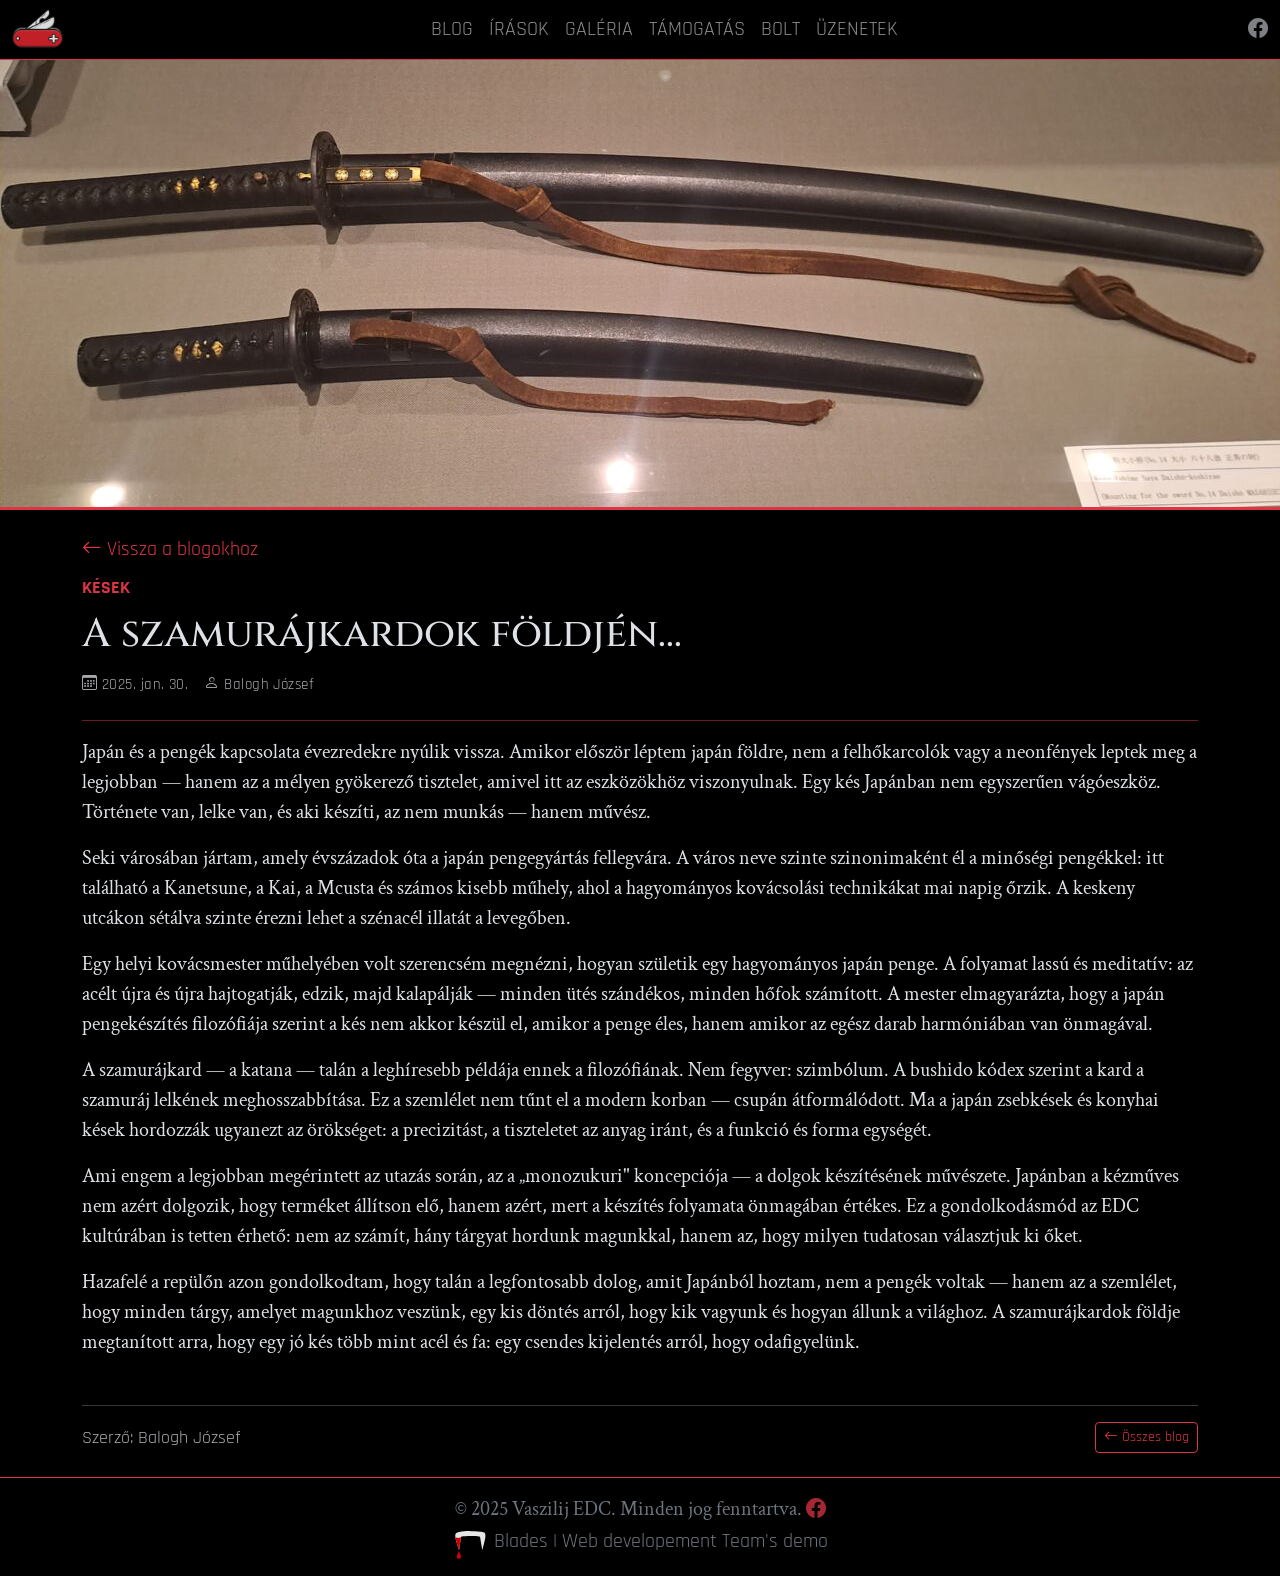
<file: pages/blog_szamurajkardok.html>
<!DOCTYPE html>
<html lang="hu">
<head>
    <meta charset="UTF-8">
    <meta name="viewport" content="width=device-width, initial-scale=1.0">
    <title>Vaszilij-EDC | A szamurájkardok földjén</title>

    <link rel="preconnect" href="https://fonts.googleapis.com">
    <link href="https://fonts.googleapis.com/css2?family=Cinzel:wght@400;600;700;900&family=Rajdhani:wght@300;400;500;600;700&family=Crimson+Text:ital,wght@0,400;0,600;1,400;1,600&display=swap" rel="stylesheet">
    <link href="https://cdn.jsdelivr.net/npm/bootstrap@5.3.8/dist/css/bootstrap.min.css" rel="stylesheet" integrity="sha384-sRIl4kxILFvY47J16cr9ZwB07vP4J8+LH7qKQnuqkuIAvNWLzeN8tE5YBujZqJLB" crossorigin="anonymous">
    <link rel="stylesheet" href="https://cdn.jsdelivr.net/npm/bootstrap-icons@1.11.3/font/bootstrap-icons.min.css">
    <link rel="stylesheet" href="../css/main.css">
</head>
<body class="d-flex flex-column min-vh-100 bg-black" data-bs-theme="dark">
    <!-- ── NAV-menu ─────────────────────────────────────────────── -->
    <nav class="navbar navbar-expand-md navbar-dark bg-black pt-1 pb-1 navbar-blur border-danger border-bottom sticky-top">
        <div class="container-xxl">
            <a class="navbar-brand" href="../index.html"><img src="../assets/Logo_icon.png" alt="Vaszilij EDC Logo" class="nav-icon"></a>
            <button class="navbar-toggler" type="button" data-bs-toggle="collapse" data-bs-target="#main-nav" aria-controls="main-nav" aria-expanded="false" aria-label="Toggle navigation"><span class="navbar-toggler-icon"></span></button>
            <div class="collapse navbar-collapse" id="main-nav">
                <ul class="navbar-nav mx-auto">
                    <li class="nav-item"><a href="./blogs.html" class="nav-link text-decoration-underline link-underline-danger link-offset-2 link-underline-opacity-0 link-underline-opacity-100-hover">BLOG</a></li>
                    <li class="nav-item"><a href="./writings.html" class="nav-link text-decoration-underline link-underline-danger link-offset-2 link-underline-opacity-0 link-underline-opacity-100-hover">ÍRÁSOK</a></li>
                    <li class="nav-item"><a href="./gallery.html" class="nav-link text-decoration-underline link-underline-danger link-offset-2 link-underline-opacity-0 link-underline-opacity-100-hover">GALÉRIA</a></li>
                    <li class="nav-item"><a href="./support.html" class="nav-link text-decoration-underline link-underline-danger link-offset-2 link-underline-opacity-0 link-underline-opacity-100-hover">TÁMOGATÁS</a></li>
                    <li class="nav-item"><a href="./shop.html" class="nav-link text-decoration-underline link-underline-danger link-offset-2 link-underline-opacity-0 link-underline-opacity-100-hover">BOLT</a></li>
                    <li class="nav-item"><a href="./messages.html" class="nav-link text-decoration-underline link-underline-danger link-offset-2 link-underline-opacity-0 link-underline-opacity-100-hover">ÜZENETEK</a></li>
                    <li class="nav-item d-md-none"><a href="https://www.facebook.com/VaszilijEdc/" class="nav-link text-decoration-underline link-underline-danger link-offset-2 link-underline-opacity-0 link-underline-opacity-100-hover">FACEBOOK OLDALUNK</a></li>
                </ul>
            </div>
            <div class="d-flex align-items-center gap-3 d-none d-md-inline">
                <a href="https://www.facebook.com/VaszilijEdc/" target="_blank" rel="noopener noreferrer" class="text-secondary-emphasis opacity-75"><i class="bi bi-facebook"></i></a>
            </div>
        </div>
    </nav>

    <!-- ── MAIN CONTENT ───────────────────────────────────────── -->
    <main class="flex-grow-1">

    <section class="bg-black">
        <img src="../assets/blog_pictures/szamurajkardok_foldjen.jpeg" class="blog-article-hero" alt="A szamurájkardok földjén">
    </section>

    <section class="bg-black py-4">
        <div class="container">
            <div class="mb-2">
                <a href="./blogs.html" class="text-danger text-decoration-none"><i class="bi bi-arrow-left"></i> Vissza a blogokhoz</a>
            </div>

            <small class="text-danger text-uppercase fw-bold">Kések</small>
            <h1 class="mt-2 mb-3">A szamurájkardok földjén...</h1>

            <div class="d-flex gap-3 blog-article-meta text-muted mb-4">
                <span><i class="bi bi-calendar3"></i> 2025. jan. 30.</span>
                <span><i class="bi bi-person"></i> Balogh József</span>
            </div>

            <hr class="border-danger opacity-50">

            <p>Japán és a pengék kapcsolata évezredekre nyúlik vissza. Amikor először léptem japán földre, nem a felhőkarcolók vagy a neonfények leptek meg a legjobban — hanem az a mélyen gyökerező tisztelet, amivel itt az eszközökhöz viszonyulnak. Egy kés Japánban nem egyszerűen vágóeszköz. Története van, lelke van, és aki készíti, az nem munkás — hanem művész.</p>

            <p>Seki városában jártam, amely évszázadok óta a japán pengegyártás fellegvára. A város neve szinte szinonimaként él a minőségi pengékkel: itt található a Kanetsune, a Kai, a Mcusta és számos kisebb műhely, ahol a hagyományos kovácsolási technikákat mai napig őrzik. A keskeny utcákon sétálva szinte érezni lehet a szénacél illatát a levegőben.</p>

            <p>Egy helyi kovácsmester műhelyében volt szerencsém megnézni, hogyan születik egy hagyományos japán penge. A folyamat lassú és meditatív: az acélt újra és újra hajtogatják, edzik, majd kalapálják — minden ütés szándékos, minden hőfok számított. A mester elmagyarázta, hogy a japán pengekészítés filozófiája szerint a kés nem akkor készül el, amikor a penge éles, hanem amikor az egész darab harmóniában van önmagával.</p>

            <p>A szamurájkard — a katana — talán a leghíresebb példája ennek a filozófiának. Nem fegyver: szimbólum. A bushido kódex szerint a kard a szamuráj lelkének meghosszabbítása. Ez a szemlélet nem tűnt el a modern korban — csupán átformálódott. Ma a japán zsebkések és konyhai kések hordozzák ugyanezt az örökséget: a precizitást, a tiszteletet az anyag iránt, és a funkció és forma egységét.</p>

            <p>Ami engem a legjobban megérintett az utazás során, az a „monozukuri" koncepciója — a dolgok készítésének művészete. Japánban a kézműves nem azért dolgozik, hogy terméket állítson elő, hanem azért, mert a készítés folyamata önmagában értékes. Ez a gondolkodásmód az EDC kultúrában is tetten érhető: nem az számít, hány tárgyat hordunk magunkkal, hanem az, hogy milyen tudatosan választjuk ki őket.</p>

            <p>Hazafelé a repülőn azon gondolkodtam, hogy talán a legfontosabb dolog, amit Japánból hoztam, nem a pengék voltak — hanem az a szemlélet, hogy minden tárgy, amelyet magunkhoz veszünk, egy kis döntés arról, hogy kik vagyunk és hogyan állunk a világhoz. A szamurájkardok földje megtanított arra, hogy egy jó kés több mint acél és fa: egy csendes kijelentés arról, hogy odafigyelünk.</p>

            <hr class="border-secondary opacity-50 mt-5">
            <div class="d-flex justify-content-between align-items-center text-muted">
                <small>Szerző: Balogh József</small>
                <a href="./blogs.html" class="btn btn-outline-danger btn-sm"><i class="bi bi-arrow-left"></i> Összes blog</a>
            </div>
        </div>
    </section>

    </main>

    <!-- ── FOOTER ────────────────────────────────────────────── -->
    <footer class="border-top border-danger bg-black bg-opacity-75 text-secondary text-center py-3">
        <div class="container-xxl">
            <p class="mb-0">&copy; 2025 Vaszilij EDC. Minden jog fenntartva.
                <a href="https://www.facebook.com/VaszilijEdc/" target="_blank" rel="noopener noreferrer" class="text-danger opacity-75"><i class="bi bi-facebook"></i></a></p>
            <div><a href="./blades_intro.html"><img src="../assets/blades_logo.svg" alt="teeth" width="36px"></a> Blades | Web developement Team's demo</div>
        </div>
    </footer>

    <script src="https://cdn.jsdelivr.net/npm/bootstrap@5.3.8/dist/js/bootstrap.bundle.min.js" integrity="sha384-FKyoEForCGlyvwx9Hj09JcYn3nv7wiPVlz7YYwJrWVcXK/BmnVDxM+D2scQbITxI" crossorigin="anonymous"></script>
</body>
</html>
</file>
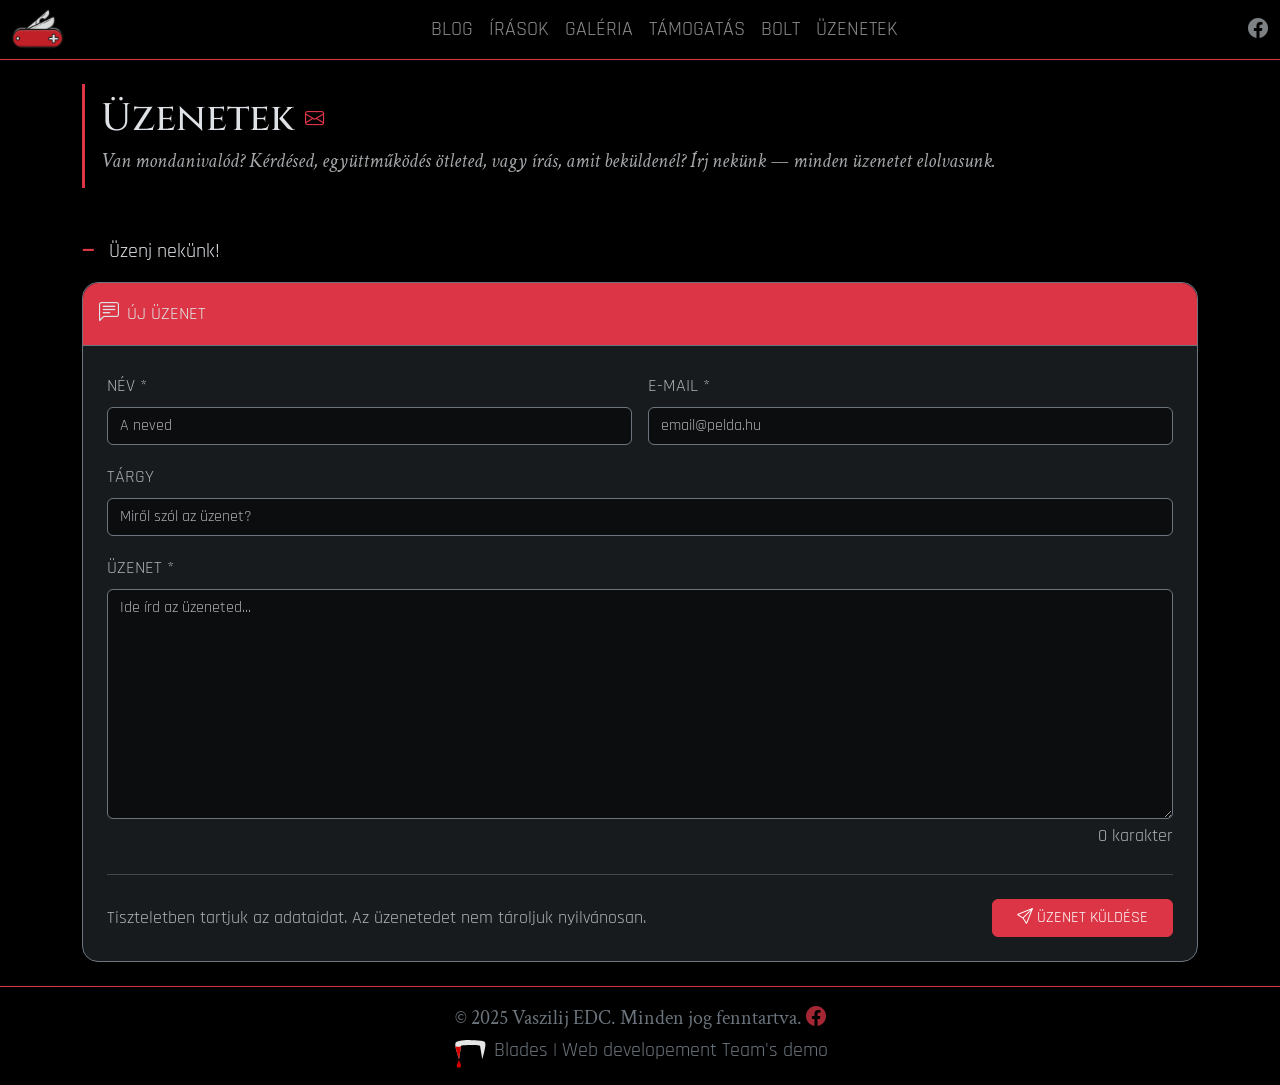
<file: pages/messages.html>
<!DOCTYPE html>
<html lang="hu">
<head>
    <meta charset="UTF-8">
    <meta name="viewport" content="width=device-width, initial-scale=1.0">
    <title>Vaszilij-EDC | Üzenetek</title>

    <link rel="preconnect" href="https://fonts.googleapis.com">
    <link href="https://fonts.googleapis.com/css2?family=Cinzel:wght@400;600;700;900&family=Rajdhani:wght@300;400;500;600;700&family=Crimson+Text:ital,wght@0,400;0,600;1,400;1,600&display=swap" rel="stylesheet">
    <link href="https://cdn.jsdelivr.net/npm/bootstrap@5.3.8/dist/css/bootstrap.min.css" rel="stylesheet" integrity="sha384-sRIl4kxILFvY47J16cr9ZwB07vP4J8+LH7qKQnuqkuIAvNWLzeN8tE5YBujZqJLB" crossorigin="anonymous">
    <link rel="stylesheet" href="https://cdn.jsdelivr.net/npm/bootstrap-icons@1.11.3/font/bootstrap-icons.min.css">
    <link rel="stylesheet" href="../css/main.css">
</head>
<body class="d-flex flex-column min-vh-100 bg-black" data-bs-theme="dark">
    <!-- ── NAV-menu ─────────────────────────────────────────────── -->
    <nav class="navbar navbar-expand-md navbar-dark bg-black pt-1 pb-1 navbar-blur border-danger border-bottom sticky-top">
        <div class="container-xxl">
            <a class="navbar-brand" href="../index.html">
                <img src="../assets/Logo_icon.png" alt="Vaszilij EDC Logo" class="nav-icon">
            </a>
            <button class="navbar-toggler" type="button" data-bs-toggle="collapse" data-bs-target="#main-nav"
                    aria-controls="main-nav" aria-expanded="false" aria-label="Toggle navigation">
                <span class="navbar-toggler-icon"></span>
            </button>

            <div class="collapse navbar-collapse" id="main-nav">
                <ul class="navbar-nav mx-auto">
                    <li class="nav-item"><a href="./blogs.html" class="nav-link text-decoration-underline link-underline-danger link-offset-2 link-underline-opacity-0 link-underline-opacity-100-hover">BLOG</a></li>
                    <li class="nav-item"><a href="./writings.html" class="nav-link text-decoration-underline link-underline-danger link-offset-2 link-underline-opacity-0 link-underline-opacity-100-hover">ÍRÁSOK</a></li>
                    <li class="nav-item"><a href="./gallery.html" class="nav-link text-decoration-underline link-underline-danger link-offset-2 link-underline-opacity-0 link-underline-opacity-100-hover">GALÉRIA</a></li>
                    <li class="nav-item"><a href="./support.html" class="nav-link text-decoration-underline link-underline-danger link-offset-2 link-underline-opacity-0 link-underline-opacity-100-hover">TÁMOGATÁS</a></li>
                    <li class="nav-item"><a href="./shop.html" class="nav-link text-decoration-underline link-underline-danger link-offset-2 link-underline-opacity-0 link-underline-opacity-100-hover">BOLT</a></li>
                    <li class="nav-item"><a href="#messages" class="nav-link text-decoration-underline link-underline-danger link-offset-2 link-underline-opacity-0 link-underline-opacity-100-hover">ÜZENETEK</a></li>
                    <li class="nav-item d-md-none"><a href="https://www.facebook.com/VaszilijEdc/" class="nav-link text-decoration-underline link-underline-danger link-offset-2 link-underline-opacity-0 link-underline-opacity-100-hover">FACEBOOK OLDALUNK</a></li>
                </ul>
            </div>

            <div class="d-flex align-items-center gap-3 d-none d-md-inline">
                <a href="https://www.facebook.com/VaszilijEdc/" target="_blank" rel="noopener noreferrer" class="text-secondary-emphasis opacity-75"><i class="bi bi-facebook"></i></a>
            </div>
        </div>
    </nav>

    <!-- ── MAIN CONTENT ───────────────────────────────────────── -->
    <main class="flex-grow-1">

    <!-- ── Üzenetek szekció ───────────────────────────────────── -->
    <section id="messages" class="bg-black py-4">
        <div class="container">
            <div class="page-header mb-5">
                <h1>Üzenetek <i class="bi bi-envelope text-danger page-icon"></i></h1>
                <p class="text-muted fst-italic mb-0">
                    Van mondanivalód? Kérdésed, együttműködés ötleted, vagy írás, amit beküldenél?
                    Írj nekünk — minden üzenetet elolvasunk.
                </p>
            </div>

            <div class="red-dash mb-3">
                <span>Üzenj nekünk!</span>
            </div>

            <!-- Form kártya -->
            <div class="card bg-dark bg-opacity-75 border border-secondary rounded-4 shadow-lg">
                <div class="card-header bg-danger border-bottom border-secondary py-3 rounded-top-4">
                    <div class="d-flex align-items-center gap-2">
                        <i class="bi bi-chat-left-text"></i>
                        <small class="text-uppercase">Új üzenet</small>
                    </div>
                </div>
                <div class="card-body p-4">
                    <div>
                        <div class="row g-3">
                            <div class="col-md-6">
                                <label for="name" class="form-label small text-secondary-emphasis text-uppercase">Név *</label>
                                <input id="name" name="name" type="text" class="form-control bg-black bg-opacity-50 border-secondary" placeholder="A neved" required>
                            </div>
                            <div class="col-md-6">
                                <label for="email" class="form-label small text-secondary-emphasis text-uppercase">E-mail *</label>
                                <input id="email" name="email" type="email" class="form-control bg-black bg-opacity-50 border-secondary" placeholder="email@pelda.hu" required>
                            </div>
                            <div class="col-12">
                                <label for="subject" class="form-label small text-secondary-emphasis text-uppercase">Tárgy</label>
                                <input id="subject" name="subject" type="text" class="form-control bg-black bg-opacity-50 border-secondary" placeholder="Miről szól az üzenet?">
                            </div>
                            <div class="col-12">
                                <label for="message" class="form-label small text-secondary-emphasis text-uppercase">Üzenet *</label>
                                <textarea id="message" name="message" class="form-control bg-black bg-opacity-50 border-secondary" rows="9" placeholder="Ide írd az üzeneted..." required></textarea>
                                <div class="d-flex justify-content-end">
                                    <small class="text-muted mt-1">0 karakter</small>
                                </div>
                            </div>
                        </div>
                        <hr class="border-secondary opacity-50 my-4">
                        <div class="d-flex flex-column flex-md-row gap-3 align-items-md-center justify-content-between">
                            <small class="text-muted">Tiszteletben tartjuk az adataidat. Az üzenetedet nem tároljuk nyilvánosan.</small>
                            <button type="submit" class="btn btn-danger px-4"><i class="bi bi-send"></i> ÜZENET KÜLDÉSE</button>
                        </div>
                    </div>
                </div>
            </div>
        </div>
    </section>

    </main>

    <!-- ── FOOTER ────────────────────────────────────────────── -->
    <footer class="border-top border-danger bg-black bg-opacity-75 text-secondary text-center py-3">
        <div class="container-xxl">
            <p class="mb-0">&copy; 2025 Vaszilij EDC. Minden jog fenntartva.
                <a href="https://www.facebook.com/VaszilijEdc/" target="_blank" rel="noopener noreferrer" class="text-danger opacity-75"><i class="bi bi-facebook"></i></a>
            </p>
            <div><a href="./blades_intro.html"><img src="../assets/blades_logo.svg" alt="teeth" width="36px"></a> Blades | Web developement Team's demo</div>
        </div>
    </footer>

    <script src="https://cdn.jsdelivr.net/npm/bootstrap@5.3.8/dist/js/bootstrap.bundle.min.js" integrity="sha384-FKyoEForCGlyvwx9Hj09JcYn3nv7wiPVlz7YYwJrWVcXK/BmnVDxM+D2scQbITxI" crossorigin="anonymous"></script>
</body>
</html>
</file>
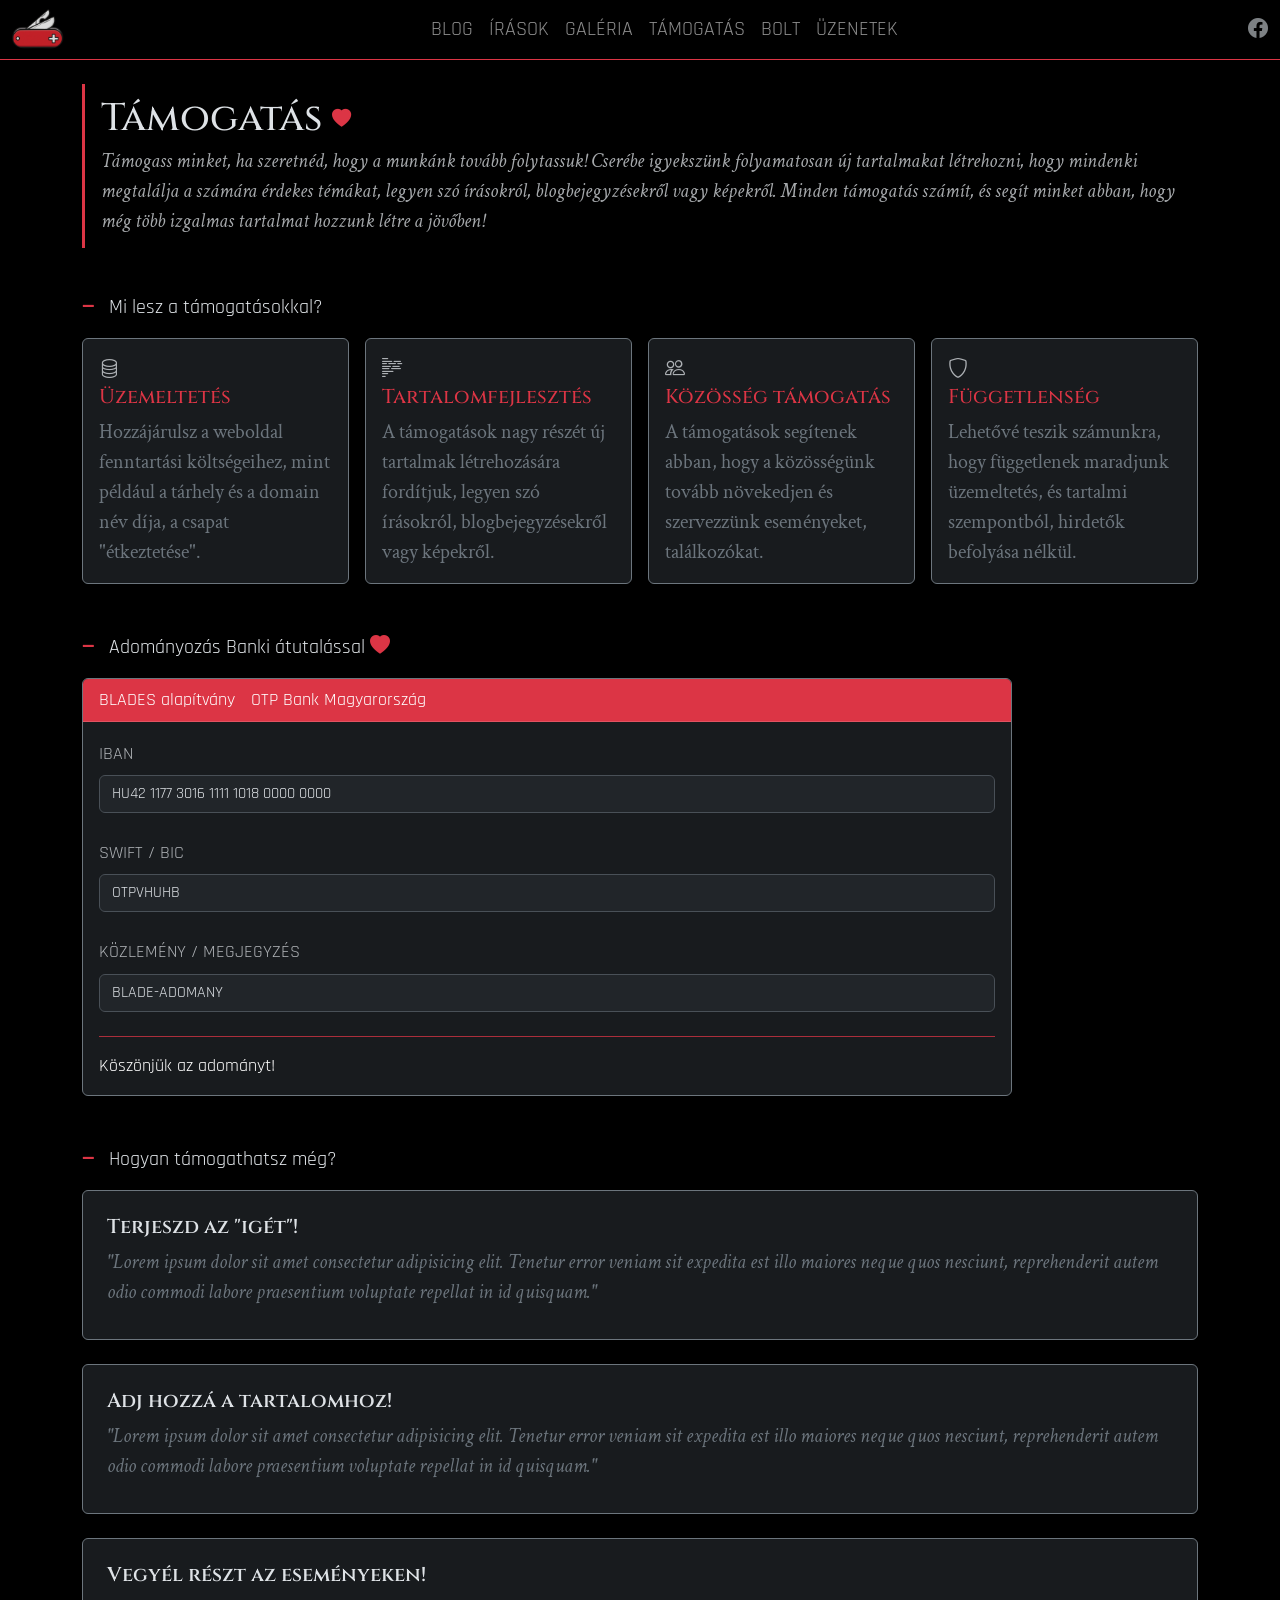
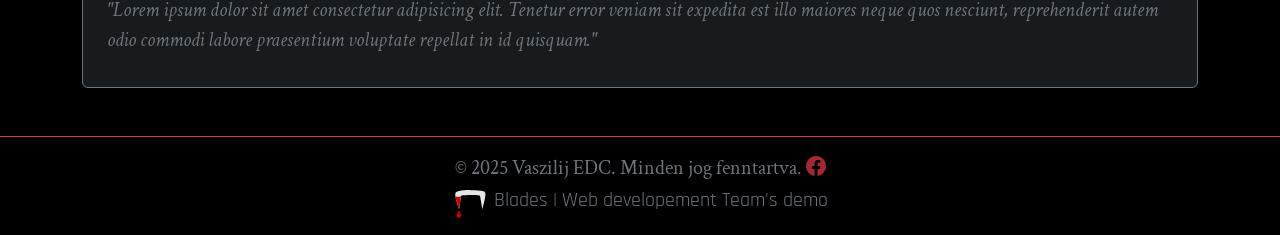
<file: pages/support.html>
<!DOCTYPE html>
<html lang="hu">
<head>
    <meta charset="UTF-8">
    <meta name="viewport" content="width=device-width, initial-scale=1.0">
    <title>Vaszilij-EDC | Támogatás</title>

    <link rel="preconnect" href="https://fonts.googleapis.com">
    <link href="https://fonts.googleapis.com/css2?family=Cinzel:wght@400;600;700;900&family=Rajdhani:wght@300;400;500;600;700&family=Crimson+Text:ital,wght@0,400;0,600;1,400;1,600&display=swap" rel="stylesheet">
    <link href="https://cdn.jsdelivr.net/npm/bootstrap@5.3.8/dist/css/bootstrap.min.css" rel="stylesheet" integrity="sha384-sRIl4kxILFvY47J16cr9ZwB07vP4J8+LH7qKQnuqkuIAvNWLzeN8tE5YBujZqJLB" crossorigin="anonymous">
    <link rel="stylesheet" href="https://cdn.jsdelivr.net/npm/bootstrap-icons@1.11.3/font/bootstrap-icons.min.css">
    <link rel="stylesheet" href="../css/main.css">
</head>
<body class="d-flex flex-column min-vh-100 bg-black" data-bs-theme="dark">
    <!-- ── NAV-menu ─────────────────────────────────────────────── -->

    <nav class="navbar navbar-expand-md navbar-dark bg-black pt-1 pb-1 navbar-blur border-danger border-bottom sticky-top">
        <div class="container-xxl">
            <a class="navbar-brand" href="../index.html">
                <img src="../assets/Logo_icon.png" alt="Vaszilij EDC Logo" class="nav-icon">
            </a>
            <button class="navbar-toggler" type="button" data-bs-toggle="collapse" data-bs-target="#main-nav" 
            aria-controls="main-nav" aria-expanded="false" aria-label="Toggle navigation">
                <span class="navbar-toggler-icon"></span>
            </button>

            <div class="collapse navbar-collapse" id="main-nav">
                <ul class="navbar-nav mx-auto">
                    <li class="nav-item"><a href="./blogs.html" class="nav-link text-decoration-underline link-underline-danger link-offset-2 link-underline-opacity-0 link-underline-opacity-100-hover">BLOG</a></li>
                    <li class="nav-item"><a href="./writings.html" class="nav-link text-decoration-underline link-underline-danger link-offset-2 link-underline-opacity-0 link-underline-opacity-100-hover">ÍRÁSOK</a></li>
                    <li class="nav-item"><a href="./gallery.html" class="nav-link text-decoration-underline link-underline-danger link-offset-2 link-underline-opacity-0 link-underline-opacity-100-hover">GALÉRIA</a></li>
                    <li class="nav-item"><a href="#support" class="nav-link text-decoration-underline link-underline-danger link-offset-2 link-underline-opacity-0 link-underline-opacity-100-hover">TÁMOGATÁS</a></li>
                    <li class="nav-item"><a href="./shop.html" class="nav-link text-decoration-underline link-underline-danger link-offset-2 link-underline-opacity-0 link-underline-opacity-100-hover">BOLT</a></li>
                    <li class="nav-item"><a href="./messages.html" class="nav-link text-decoration-underline link-underline-danger link-offset-2 link-underline-opacity-0 link-underline-opacity-100-hover">ÜZENETEK</a></li>
                    <li class="nav-item d-md-none"><a href="https://www.facebook.com/VaszilijEdc/" class="nav-link text-decoration-underline link-underline-danger link-offset-2 link-underline-opacity-0 link-underline-opacity-100-hover">FACEBOOK OLDALUNK</a></li>
                </ul>
            </div>

            <div class="d-flex align-items-center gap-3 d-none d-md-inline">
                <a href="https://www.facebook.com/VaszilijEdc/" target="_blank" rel="noopener noreferrer" class="text-secondary-emphasis opacity-75"><i class="bi bi-facebook"></i></a>
            </div>
        </div>
    </nav>

    <!-- ── MAIN CONTENT ───────────────────────────────────────── -->
    <main class="flex-grow-1">

    <!-- ── Támogatás bevezető ─────────────────────────────────── -->
    <section id="support" class="bg-black py-4">
        <div class="container">
            <div class="page-header">
                <h1>Támogatás <i class="bi bi-heart-fill text-danger page-icon"></i></h1>
                <p class="text-muted fst-italic mb-0">Támogass minket, ha szeretnéd, hogy a munkánk tovább folytassuk!
                    Cserébe igyekszünk folyamatosan új tartalmakat létrehozni, hogy mindenki megtalálja a számára érdekes témákat, 
                    legyen szó írásokról, blogbejegyzésekről vagy képekről. Minden támogatás számít, és segít minket abban, hogy 
                    még több izgalmas tartalmat hozzunk létre a jövőben!</p>
            </div>
        </div>
    </section>

    <!-- ── Mi lesz a támogatásokkal? ──────────────────────────── -->
    <section id="support-info" class="bg-black pb-4">
        <div class="container-lg">
            <div class="red-dash mb-3">
                <span>Mi lesz a támogatásokkal?</span>
            </div>
            <div class="row g-3">
                <div class="col-12 col-sm-6 col-lg-3">
                    <div class="card bg-dark bg-opacity-75 border border-secondary h-100">
                        <div class="card-body d-flex flex-column">
                            <div class="opacity-75"><i class="bi bi-database"></i></div>
                            <h5 class="card-title text-danger">Üzemeltetés</h5>
                            <p class="card-text text-secondary">Hozzájárulsz a weboldal fenntartási költségeihez, 
                                mint például a tárhely és a domain név díja, a csapat "étkeztetése".</p>
                        </div>
                    </div>
                </div>
                <div class="col-12 col-sm-6 col-lg-3">
                    <div class="card bg-dark bg-opacity-75 border border-secondary h-100">
                        <div class="card-body d-flex flex-column">
                            <div class="opacity-75"><i class="bi bi-body-text"></i></div>
                            <h5 class="card-title text-danger">Tartalomfejlesztés</h5>
                            <p class="card-text text-secondary">A támogatások nagy részét új tartalmak létrehozására fordítjuk, 
                                legyen szó írásokról, blogbejegyzésekről vagy képekről.</p>
                        </div>
                    </div>
                </div>
                <div class="col-12 col-sm-6 col-lg-3">
                    <div class="card bg-dark bg-opacity-75 border border-secondary h-100">
                        <div class="card-body d-flex flex-column">
                            <div class="opacity-75"><i class="bi bi-people"></i></div>
                            <h5 class="card-title text-danger">Közösség támogatás</h5>
                            <p class="card-text text-secondary">A támogatások segítenek abban, hogy a közösségünk tovább 
                                növekedjen és szervezzünk eseményeket, találkozókat.</p>
                        </div>
                    </div>
                </div>
                <div class="col-12 col-sm-6 col-lg-3">
                    <div class="card bg-dark bg-opacity-75 border border-secondary h-100">
                        <div class="card-body d-flex flex-column">
                            <div class="opacity-75"><i class="bi bi-shield"></i></div>
                            <h5 class="card-title text-danger">Függetlenség</h5>
                            <p class="card-text text-secondary">Lehetővé teszik számunkra, hogy függetlenek 
                                maradjunk üzemeltetés, és tartalmi szempontból, hirdetők befolyása nélkül.</p>
                        </div>
                    </div>
                </div>
            </div>
        </div>
    </section>

    <!-- ── Adománykártya szekció ──────────────────────────────── -->
    <section id="donation" class="bg-black py-4">
        <div class="container-lg">
            <div class="red-dash mb-3">
                <span>Adományozás Banki átutalással <i class="bi bi-heart-fill text-danger"></i></span>
            </div>

            <div class="col-12 col-lg-10">
                <div class="card bg-dark bg-opacity-75 border border-secondary text-white">
                    <div class="card-header bg-danger">
                        <div class="d-flex align-items-center gap-3">
                            <small>BLADES alapítvány</small>
                            <small>OTP Bank Magyarország</small>
                        </div>
                    </div>
                    <div class="card-body">
                        <div class="mb-4">
                            <label class="form-label small text-muted">IBAN</label>
                            <input type="text" class="form-control" value="HU42 1177 3016 1111 1018 0000 0000" readonly>
                        </div>
                        <div class="mb-4">
                            <label class="form-label small text-muted">SWIFT / BIC</label>
                            <input type="text" class="form-control" value="OTPVHUHB" readonly>
                        </div>
                        <div class="mb-4">
                            <label class="form-label small text-muted">KÖZLEMÉNY / MEGJEGYZÉS</label>
                            <input type="text" class="form-control" value="BLADE-ADOMANY" readonly>
                        </div>
                        <hr class="border-danger opacity-75">
                        <div class="small mb-0">Köszönjük az adományt!</div>
                    </div>
                </div>
            </div>
        </div>
    </section>

    <!-- ── Hogyan támogathatsz még? ───────────────────────────── -->
    <section id="other-support" class="bg-black py-4">
        <div class="container">
            <div class="red-dash mb-3">
                <span>Hogyan támogathatsz még?</span>
            </div>

            <div class="d-flex gap-4 p-4 bg-dark bg-opacity-75 border border-secondary mb-4 rounded-2 align-items-start">
                <div class="flex-grow-1">
                    <h5 class="mb-2 fw-semibold">Terjeszd az "igét"!</h5>
                    <p class="mb-2 text-secondary fst-italic">"Lorem ipsum dolor sit amet consectetur adipisicing elit. Tenetur error veniam sit expedita est illo maiores neque quos nesciunt, reprehenderit autem odio commodi labore praesentium voluptate repellat in id quisquam."</p>
                </div>
            </div>

            <div class="d-flex gap-4 p-4 bg-dark bg-opacity-75 border border-secondary mb-4 rounded-2 align-items-start">
                <div class="flex-grow-1">
                    <h5 class="mb-2 fw-semibold">Adj hozzá a tartalomhoz!</h5>
                    <p class="mb-2 text-secondary fst-italic">"Lorem ipsum dolor sit amet consectetur adipisicing elit. Tenetur error veniam sit expedita est illo maiores neque quos nesciunt, reprehenderit autem odio commodi labore praesentium voluptate repellat in id quisquam."</p>
                </div>
            </div>

            <div class="d-flex gap-4 p-4 bg-dark bg-opacity-75 border border-secondary mb-4 rounded-2 align-items-start">
                <div class="flex-grow-1">
                    <h5 class="mb-2 fw-semibold">Vegyél részt az eseményeken!</h5>
                    <p class="mb-2 text-secondary fst-italic">"Lorem ipsum dolor sit amet consectetur adipisicing elit. Tenetur error veniam sit expedita est illo maiores neque quos nesciunt, reprehenderit autem odio commodi labore praesentium voluptate repellat in id quisquam."</p>
                </div>
            </div>
        </div>
    </section>

    </main>

<!-- ── FOOTER ────────────────────────────────────────────── -->
    <footer class="border-top border-danger bg-black bg-opacity-75 text-secondary text-center py-3">
        <div class="container-xxl">
            <p class="mb-0">&copy; 2025 Vaszilij EDC. Minden jog fenntartva.
                <a href="https://www.facebook.com/VaszilijEdc/" target="_blank" rel="noopener noreferrer" class="text-danger opacity-75">
                <i class="bi bi-facebook"></i>
                </a></p>

            <div><a href="./blades_intro.html"><img src="../assets/blades_logo.svg" alt="teeth" width="36px"></a> Blades | Web developement Team's demo</div>
        </div>
    </footer>

    <script src="https://cdn.jsdelivr.net/npm/bootstrap@5.3.8/dist/js/bootstrap.bundle.min.js" integrity="sha384-FKyoEForCGlyvwx9Hj09JcYn3nv7wiPVlz7YYwJrWVcXK/BmnVDxM+D2scQbITxI" crossorigin="anonymous"></script>
</body>
</html>
</file>
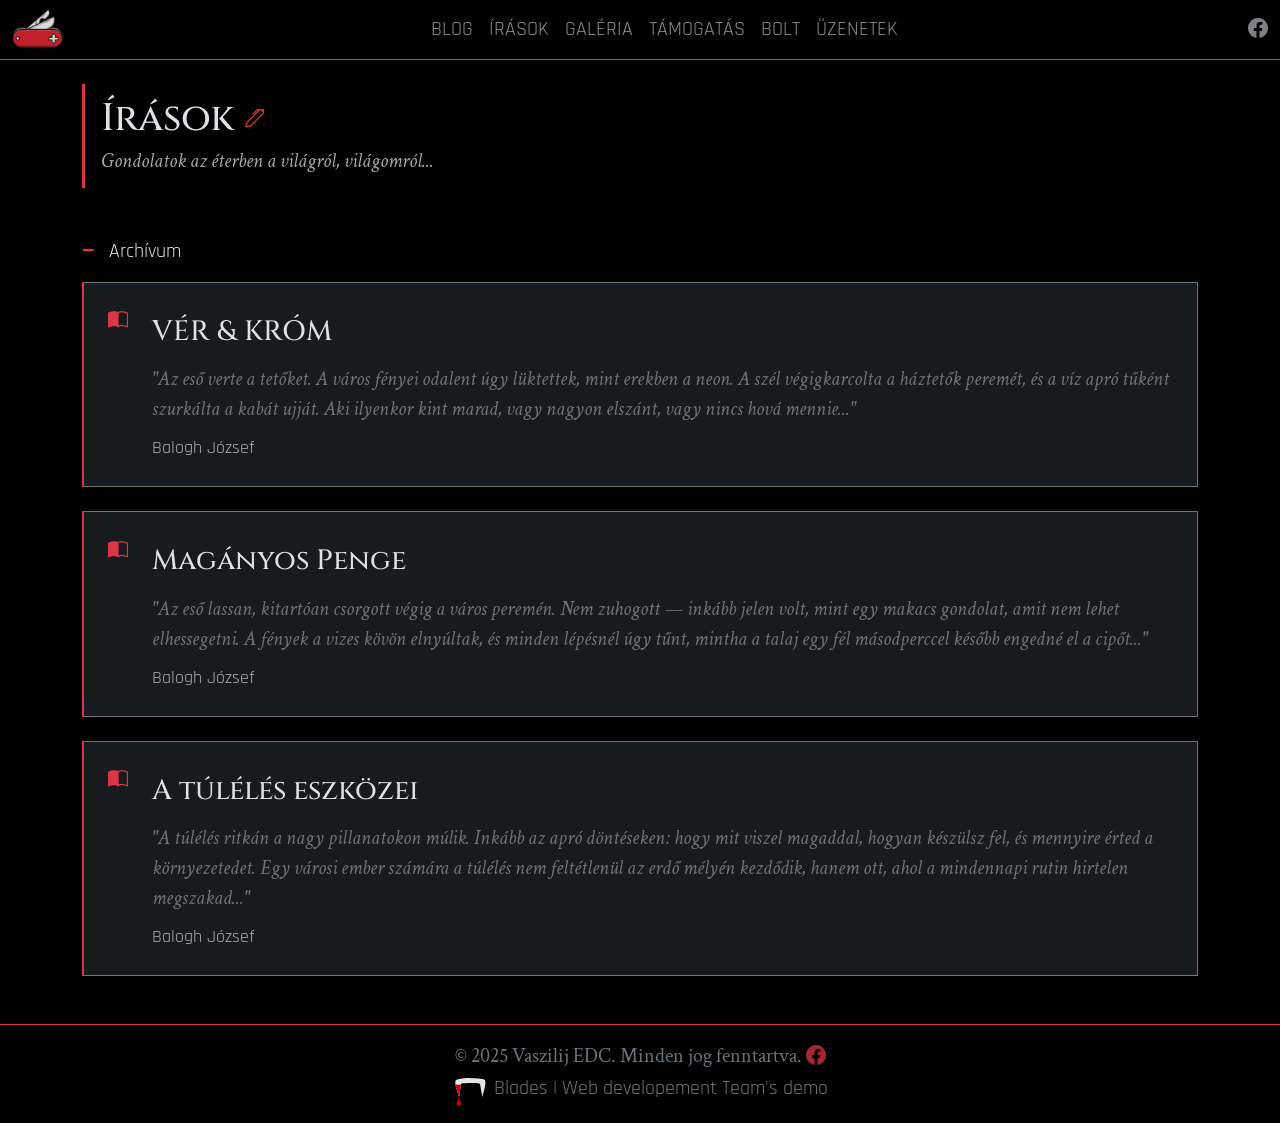
<file: pages/writings.html>
<!DOCTYPE html>
<html lang="hu">
<head>
    <meta charset="UTF-8">
    <meta name="viewport" content="width=device-width, initial-scale=1.0">
    <title>Vaszilij-EDC | Írások</title>

    <link rel="preconnect" href="https://fonts.googleapis.com">
    <link href="https://fonts.googleapis.com/css2?family=Cinzel:wght@400;600;700;900&family=Rajdhani:wght@300;400;500;600;700&family=Crimson+Text:ital,wght@0,400;0,600;1,400;1,600&display=swap" rel="stylesheet">
    <link href="https://cdn.jsdelivr.net/npm/bootstrap@5.3.8/dist/css/bootstrap.min.css" rel="stylesheet" integrity="sha384-sRIl4kxILFvY47J16cr9ZwB07vP4J8+LH7qKQnuqkuIAvNWLzeN8tE5YBujZqJLB" crossorigin="anonymous">
    <link rel="stylesheet" href="https://cdn.jsdelivr.net/npm/bootstrap-icons@1.11.3/font/bootstrap-icons.min.css">
    <link rel="stylesheet" href="../css/main.css">
</head>
<body class="d-flex flex-column min-vh-100 bg-black" data-bs-theme="dark">
    <!-- ── NAV-menu ─────────────────────────────────────────────── -->
    <nav class="navbar navbar-expand-md navbar-dark bg-black pt-1 pb-1 navbar-blur border-danger border-bottom sticky-top">
        <div class="container-xxl">
            <a class="navbar-brand" href="../index.html">
                <img src="../assets/Logo_icon.png" alt="Vaszilij EDC Logo" class="nav-icon">
            </a>
            <button class="navbar-toggler" type="button" data-bs-toggle="collapse" data-bs-target="#main-nav"
                    aria-controls="main-nav" aria-expanded="false" aria-label="Toggle navigation">
                <span class="navbar-toggler-icon"></span>
            </button>

            <div class="collapse navbar-collapse" id="main-nav">
                <ul class="navbar-nav mx-auto">
                    <li class="nav-item"><a href="./blogs.html" class="nav-link text-decoration-underline link-underline-danger link-offset-2 link-underline-opacity-0 link-underline-opacity-100-hover">BLOG</a></li>
                    <li class="nav-item"><a href="#writings" class="nav-link text-decoration-underline link-underline-danger link-offset-2 link-underline-opacity-0 link-underline-opacity-100-hover">ÍRÁSOK</a></li>
                    <li class="nav-item"><a href="./gallery.html" class="nav-link text-decoration-underline link-underline-danger link-offset-2 link-underline-opacity-0 link-underline-opacity-100-hover">GALÉRIA</a></li>
                    <li class="nav-item"><a href="./support.html" class="nav-link text-decoration-underline link-underline-danger link-offset-2 link-underline-opacity-0 link-underline-opacity-100-hover">TÁMOGATÁS</a></li>
                    <li class="nav-item"><a href="./shop.html" class="nav-link text-decoration-underline link-underline-danger link-offset-2 link-underline-opacity-0 link-underline-opacity-100-hover">BOLT</a></li>
                    <li class="nav-item"><a href="./messages.html" class="nav-link text-decoration-underline link-underline-danger link-offset-2 link-underline-opacity-0 link-underline-opacity-100-hover">ÜZENETEK</a></li>
                    <li class="nav-item d-md-none"><a href="https://www.facebook.com/VaszilijEdc/" class="nav-link text-decoration-underline link-underline-danger link-offset-2 link-underline-opacity-0 link-underline-opacity-100-hover">FACEBOOK OLDALUNK</a></li>
                </ul>
            </div>

            <div class="d-flex align-items-center gap-3 d-none d-md-inline">
                <a href="https://www.facebook.com/VaszilijEdc/" target="_blank" rel="noopener noreferrer" class="text-secondary-emphasis opacity-75"><i class="bi bi-facebook"></i></a>
            </div>
        </div>
    </nav>

    <!-- ── MAIN CONTENT ───────────────────────────────────────── -->
    <main class="flex-grow-1">

    <!-- ── Írások bevezető ────────────────────────────────────── -->
    <section id="writings" class="bg-black py-4">
        <div class="container py-0">
            <div class="page-header">
                <h1>Írások <i class="bi bi-pen text-danger page-icon"></i></h1>
                <p class="text-muted fst-italic mb-0">Gondolatok az éterben a világról, világomról...</p>
            </div>
            <div class="red-dash mb-3 my-5">
                <span>Archívum</span>
            </div>
            
            <!-- ── Írás elemek ────────────────────────────────── -->
            <div id="writings-container">

                <!-- ITEM 1 -->
                <div class="irasa-item d-flex gap-4 p-4 bg-dark bg-opacity-75 border border-secondary mb-4 align-items-start"
                     role="button" data-bs-toggle="modal" data-bs-target="#irasModal_1">
                    <div class="fs-5 text-danger flex-shrink-0">
                        <i class="bi bi-book-half"></i>
                    </div>
                    <div class="flex-grow-1">
                        <h3 class="mt-2 mb-3">VÉR &amp; KRÓM</h3>
                        <p class="mb-2 text-secondary fst-italic">
                            "Az eső verte a tetőket. A város fényei odalent úgy lüktettek, mint erekben a neon. A szél végigkarcolta
                            a háztetők peremét, és a víz apró tűként szurkálta a kabát ujját. Aki ilyenkor kint marad, vagy nagyon
                            elszánt, vagy nincs hová mennie..."
                        </p>
                        <small class="text-secondary-emphasis">Balogh József</small>
                    </div>
                </div>

                <!-- ITEM 2 -->
                <div class="irasa-item d-flex gap-4 p-4 bg-dark bg-opacity-75 border border-secondary mb-4 align-items-start"
                     role="button" data-bs-toggle="modal" data-bs-target="#irasModal_2">
                    <div class="fs-5 text-danger flex-shrink-0">
                        <i class="bi bi-book-half"></i>
                    </div>
                    <div class="flex-grow-1">
                        <h3 class="mt-2 mb-3">Magányos Penge</h3>
                        <p class="mb-2 text-secondary fst-italic">
                            "Az eső lassan, kitartóan csorgott végig a város peremén. Nem zuhogott — inkább jelen volt, mint egy makacs gondolat,
                            amit nem lehet elhessegetni. A fények a vizes kövön elnyúltak, és minden lépésnél úgy tűnt, mintha a talaj egy fél
                            másodperccel később engedné el a cipőt..."
                        </p>
                        <small class="text-secondary-emphasis">Balogh József</small>
                    </div>
                </div>

                <!-- ITEM 3 -->
                <div class="irasa-item d-flex gap-4 p-4 bg-dark bg-opacity-75 border border-secondary mb-4 align-items-start"
                     role="button" data-bs-toggle="modal" data-bs-target="#irasModal_3">
                    <div class="fs-5 text-danger flex-shrink-0">
                        <i class="bi bi-book-half"></i>
                    </div>
                    <div class="flex-grow-1">
                        <h3 class="mt-2 mb-3">A túlélés eszközei</h3>
                        <p class="mb-2 text-secondary fst-italic">
                            "A túlélés ritkán a nagy pillanatokon múlik. Inkább az apró döntéseken: hogy mit viszel magaddal,
                            hogyan készülsz fel, és mennyire érted a környezetedet. Egy városi ember számára a túlélés
                            nem feltétlenül az erdő mélyén kezdődik, hanem ott, ahol a mindennapi rutin hirtelen megszakad..."
                        </p>
                        <small class="text-secondary-emphasis">Balogh József</small>
                    </div>
                </div>

            </div>
        </div>
    </section>

    <!-- ══════════════════════════════════════════════════════════
         MODALOK — Írás teljes szövegek
         ══════════════════════════════════════════════════════════ -->

    <!-- ── MODAL 1: Vér & Króm ────────────────────────────────── -->
    <div class="modal fade" id="irasModal_1" tabindex="-1" aria-hidden="true">
        <div class="modal-dialog modal-dialog-centered modal-lg modal-dialog-scrollable">
            <div class="modal-content">
                <div class="modal-body p-0">
                    <div class="a4-sheet p-4 position-relative">
                        <button type="button" class="btn-close btn-close-white position-absolute top-0 end-0 m-3" data-bs-dismiss="modal" aria-label="Bezárás"></button>
                        <small class="text-muted">2026. 03. 05.</small>
                        <h3 class="mt-2 mb-3">Vér &amp; Króm</h3>
                        <hr class="border-danger opacity-75">
                        <p class="text-secondary-emphasis">Az eső verte a tetőket. A város fényei odalent úgy lüktettek, mint erekben a neon. A szél végigkarcolta a háztetők peremét, és a víz apró tűként szurkálta a kabát ujját. Aki ilyenkor kint marad, vagy nagyon elszánt, vagy nincs hová mennie.</p>
                        <p class="text-secondary-emphasis">Lent, a szűk utcák között, a fénycsíkok hol eltűntek, hol újra előbukkantak. A kirakatok üvegein szétfolyt a város, mintha minden utcasarok csak egy másik történet árnyéka lenne. És valahol a zaj alatt — a villamos csikorgásán, a távoli dudákon, a csatornafedelek csobbanásán túl — ott lapult valami, amit nem lehetett névvel illetni.</p>
                        <p class="text-secondary-emphasis">Felhúzta a gallért, és a hátán a penge hideg súlya emlékeztette rá: nem ő választotta ezt az utat, de már túl régóta járta ahhoz, hogy visszaforduljon. A csönd néha éhesebb volt, mint a hangok. A csönd néha figyelt. Nem fenyegetett nyíltan — csak ott volt, mint egy rossz emlék, amit a város nem felejt el.</p>
                        <p class="text-secondary-emphasis">A lépcsőházban dohos szag fogadta. A falon régi plakátok foszlányai, mint levetett bőr. Egy macska ült a szemetes tetején és úgy nézett rá, mintha tudná, hogy mi következik. Az állatok mindig hamarabb megérzik az igazságot — talán mert nem próbálják megmagyarázni.</p>
                        <p class="text-secondary-emphasis">A tűzlépcső fémje hidegen nyögött alatta, ahogy lejjebb ereszkedett. A kapualj sötétje nem volt üres: tele volt apró jelekkel — karcolásokkal, elkenődött cipőnyomokkal, egy eldobott gyufásskatulya nedves papírjával. Minden arról mesélt, hogy valaki már járt itt… és nem sietett el.</p>
                        <p class="text-secondary-emphasis">A város közben tette a dolgát. A lámpák vibráltak, a buszok elhúztak, az ablakok mögött életek zajlottak. Csak itt, ebben a sarkában, a világ mintha egy pillanatra megállt volna. Nem csönd lett — inkább súly. Mintha a levegő sűrűbbé vált volna, és minden lélegzet számított.</p>
                        <p class="text-secondary-emphasis">A vadászat elméletben egyszerű: megtalálni, lezárni, továbbmenni. Csak a részletek. Mindig a részletek. Mert a részletekben lakik a félelem, és a félelemben lakik az, amitől mindenki elfordítja a tekintetét. És ha egyszer tényleg szembe nézel vele, már nem tudsz úgy tenni, mintha nem láttad volna.</p>
                        <p class="text-secondary-emphasis">Néha az ember azt hiszi, hogy az éjszaka csak a nappal hiánya. Pedig az éjszaka külön világ: saját szabályokkal, saját hangokkal, és saját hallgatással. Ebben a hallgatásban a gondolatok hangosabbak, mint bármikor, és a múlt is könnyebben talál rád.</p>
                        <p class="text-secondary-emphasis">A sarkon túl felvillant egy kirakatfény, majd elhalt. Valaki becsukott egy ajtót, valaki elindított egy motort, és valaki valahol nevetett — röviden, élesen, mintha csak ellenőrizné, hogy még működik-e a világ. A város nem ítélkezett. A város csak feljegyzett.</p>
                        <p class="text-secondary-emphasis mb-0">És mégis: valakinek végig kell néznie. Valakinek ott kell maradnia addig, amíg a történet el nem mondja magát. A kérdés csak az, hogy amikor vége, ugyanaz az ember áll-e fel, aki elkezdte.</p>
                        <div class="mt-4 pt-3 border-top border-secondary d-flex justify-content-between">
                            <small class="text-muted">Szerző: Balogh József</small>
                            <small class="text-muted"><i class="bi bi-x-lg"></i> katt a háttérre is bezár</small>
                        </div>
                    </div>
                </div>
            </div>
        </div>
    </div>

    <!-- ── MODAL 2: Magányos Penge ────────────────────────────── -->
    <div class="modal fade" id="irasModal_2" tabindex="-1" aria-hidden="true">
        <div class="modal-dialog modal-dialog-centered modal-lg modal-dialog-scrollable">
            <div class="modal-content">
                <div class="modal-body p-0">
                    <div class="a4-sheet p-4 position-relative">
                        <button type="button" class="btn-close btn-close-white position-absolute top-0 end-0 m-3" data-bs-dismiss="modal" aria-label="Bezárás"></button>
                        <small class="text-muted">2026. 03. 05.</small>
                        <h3 class="mt-2 mb-3">Magányos Penge</h3>
                        <hr class="border-danger opacity-75">
                        <p class="text-secondary-emphasis">Az eső lassan, kitartóan csorgott végig a város peremén. Nem zuhogott — inkább jelen volt, mint egy makacs gondolat, amit nem lehet elhessegetni. A fények a vizes kövön elnyúltak, és minden lépésnél úgy tűnt, mintha a talaj egy fél másodperccel később engedné el a cipőt. Ilyenkor a zaj is más: tompább, mélyebb, mintha a házak megtanulták volna visszatartani a hangot.</p>
                        <p class="text-secondary-emphasis">A kabát gallérja alatt a levegő fémes szagú volt, és a hideg minden mozdulatot megkérdőjelezett. A penge a hátán nem csak súly volt, hanem emlékeztető: egy döntés, amit régen hozott meg, és azóta csak cipelte — napok, utcák, arcok között. Nem kérkedett vele, nem beszélt róla. Aki a pengét hordja, az előbb-utóbb megtanul hallgatni.</p>
                        <p class="text-secondary-emphasis">Lent, a szűk átjárókban a fénycsíkok hol eltűntek, hol visszacsúsztak a falakra. A kirakatok mögött mozdulatlan tárgyak álltak, mégis úgy tűnt, mintha mind figyelnének: üveg mögötti szemek, némán. A járdán apró tócsák gyűltek, bennük a neon vibrált, mintha a város saját pulzusát próbálná kitalálni. És valahol a háttérben megmozdult valami — nem hangosan, nem látványosan, csak úgy, hogy a gyomrod összerándult tőle.</p>
                        <p class="text-secondary-emphasis">A lépcsőházban állott meleg fogadta. Régi falak, régi szagok, régi plakátok, amiket már senki nem olvas, mégis ott maradnak, mint az ígéretek. A korlát hideg volt, a festék lepattogzott róla, és a sötétben egy macska ült a szemetes tetején. Nem ijedt meg. Csak nézte, hosszan, türelmesen — mintha nem azt kérdezné, ki vagy, hanem azt, hogy meddig bírod még.</p>
                        <p class="text-secondary-emphasis">A tűzlépcső fémje halkan nyikordult, ahogy lejjebb lépett. A hang nem visszhangzott, inkább elnyelte a ház. A kapualj sötétje nem volt üres: tele volt apró jelekkel. Egy elnyomott csikk, egy elkenődött cipőnyom, egy nedves papírdarab, amin már nem látszott, mit akart mondani. Ezek a részletek voltak a térkép — és a részletek mindig őszintébbek, mint az emberek.</p>
                        <p class="text-secondary-emphasis">A magány nem romantika, nem póz. A magány munka: minden lépésnél eldönteni, hogy nem fordulsz vissza. Hogy nem kérsz engedélyt, és nem vársz feloldozást. A penge hidege a gerinc mellett nem fenyegetett — inkább rendet tartott: emlékeztetett rá, hogy ami egyszer megtörtént, az nem tűnik el csak attól, hogy másfelé nézel.</p>
                        <p class="text-secondary-emphasis">A város közben tette a dolgát. Buszok mentek el, lámpák villantak, ablakok mögött mozgott az élet. Valahol nevetés pattant fel, valahol egy ajtó csapódott. De itt, ebben a sávban, ahol a fény már nem volt biztos, a levegő sűrűbb lett. Nem csönd lett — inkább súly. Mintha a világ egy pillanatra lelassított volna, hogy megnézze: most mi lesz.</p>
                        <p class="text-secondary-emphasis">A vadászat elméletben egyszerű: megtalálni, lezárni, továbblépni. Csak a részletek. Mindig a részletek. Mert a részletekben lakik a félelem, és a félelemben lakik az, amitől mindenki elfordítja a tekintetét. Aki mégis végig nézi, annak utána már nem ugyanaz a város. És talán nem ugyanaz az ember sem.</p>
                        <p class="text-secondary-emphasis">Néha az ember azt hiszi, hogy az éjszaka csak a nappal hiánya. Pedig az éjszaka külön világ: saját szabályokkal, saját hangokkal, és saját hallgatással. Ebben a hallgatásban a gondolatok hangosabbak, mint bármikor — és a múlt könnyebben talál rád, mert nem kell kiabálnia.</p>
                        <p class="text-secondary-emphasis mb-0">És mégis: valakinek végig kell mennie az úton. Nem hősből, nem bosszúból — csak azért, mert különben itt marad a nyitott ajtó, a félbehagyott mondat, a be nem fejezett történet. A kérdés csak az, hogy amikor végre megállsz, még a te kezedben van-e a penge, vagy már ő tart téged.</p>
                        <div class="mt-4 pt-3 border-top border-secondary d-flex justify-content-between">
                            <small class="text-muted">Szerző: Balogh József</small>
                            <small class="text-muted"><i class="bi bi-x-lg"></i> katt a háttérre is bezár</small>
                        </div>
                    </div>
                </div>
            </div>
        </div>
    </div>

    <!-- ── MODAL 3: A túlélés eszközei ────────────────────────── -->
    <div class="modal fade" id="irasModal_3" tabindex="-1" aria-hidden="true">
        <div class="modal-dialog modal-dialog-centered modal-lg modal-dialog-scrollable">
            <div class="modal-content">
                <div class="modal-body p-0">
                    <div class="a4-sheet p-4 position-relative">
                        <button type="button" class="btn-close btn-close-white position-absolute top-0 end-0 m-3" data-bs-dismiss="modal" aria-label="Bezárás"></button>
                        <small class="text-muted">2026. 03. 05.</small>
                        <h3 class="mt-2 mb-3">A túlélés eszközei</h3>
                        <hr class="border-danger opacity-75">
                        <p class="text-secondary-emphasis">A túlélés ritkán a nagy pillanatokon múlik. Inkább az apró döntéseken: hogy mit viszel magaddal, hogyan készülsz fel, és mennyire érted a környezetedet. Egy városi ember számára a túlélés nem feltétlenül az erdő mélyén kezdődik, hanem ott, ahol a mindennapi rutin hirtelen megszakad.</p>
                        <p class="text-secondary-emphasis">A legtöbb ember csak akkor gondol ezekre a dolgokra, amikor már késő. Pedig a túlélés eszközei nem feltétlenül drámai tárgyak vagy katonai felszerelések. Sokkal inkább egyszerű, megbízható tárgyak, amelyek csendben ott lapulnak a zsebben vagy a táskában, és akkor kerülnek elő, amikor valóban szükség van rájuk.</p>
                        <p class="text-secondary-emphasis">Egy penge például sokkal több, mint eszköz. Lehet praktikus segítő egy hétköznapi feladatnál, de lehet biztonságérzet is egy ismeretlen helyzetben. A jó eszköz nem hivalkodik. Csak működik, amikor kell — és pontosan úgy, ahogy elvárjuk tőle.</p>
                        <p class="text-secondary-emphasis">Ugyanez igaz minden más apró felszerelésre is. Egy lámpa, amely sötétben utat mutat. Egy öngyújtó, amely meleget ad egy hideg estén. Egy jegyzetfüzet vagy telefon, amely emlékeztet arra, hogy merre indultunk. Ezek mind egyszerű tárgyak, mégis gyakran ezek jelentik a különbséget a káosz és a kontroll között.</p>
                        <p class="text-secondary-emphasis">A túlélés nem csak fizikai kérdés. Sokkal inkább gondolkodásmód. Aki előre gondolkodik, az nem pánikból cselekszik. Tudja, mit hord magánál, és tudja azt is, hogyan használja. Ez a fajta felkészültség nem látványos — de annál értékesebb.</p>
                        <p class="text-secondary-emphasis">Az EDC (Everyday Carry) filozófiája pontosan erről szól. Nem arról, hogy minél több dolgot vigyünk magunkkal, hanem arról, hogy a megfelelő eszközök legyenek kéznél a megfelelő pillanatban. Olyan tárgyak, amelyek a mindennapi élet részei, mégis többek annál.</p>
                        <p class="text-secondary-emphasis">Egy jól megválasztott eszköz nem csak funkcionális. Idővel személyes jelentést is kap. Megszokjuk a súlyát, az anyagát, a működését. Olyan lesz, mint egy meghosszabbított mozdulat — természetes és magától értetődő.</p>
                        <p class="text-secondary-emphasis">És talán ez a legfontosabb. A túlélés eszközei nem a veszély miatt fontosak, hanem a biztonság miatt. Mert ha tudjuk, hogy felkészültünk, akkor a világ egy kicsit kevésbé kiszámíthatatlan.</p>
                        <p class="text-secondary-emphasis">Végső soron nem az számít, hogy mennyi eszköz van nálunk, hanem az, hogy értjük-e őket. Aki ismeri a saját felszerelését, az nem csak tárgyakat hord magával — hanem lehetőségeket.</p>
                        <p class="text-secondary-emphasis mb-0">A túlélés tehát nem mindig harc. Néha csak annyi, hogy felkészülten lépsz ki az ajtón, és tudod: ami nálad van, az elegendő ahhoz, hogy bármilyen helyzetben megállj a saját lábadon.</p>
                        <div class="mt-4 pt-3 border-top border-secondary d-flex justify-content-between">
                            <small class="text-muted">Szerző: Balogh József</small>
                            <small class="text-muted"><i class="bi bi-x-lg"></i> katt a háttérre is bezár</small>
                        </div>
                    </div>
                </div>
            </div>
        </div>
    </div>

    </main>

    <!-- ── FOOTER ────────────────────────────────────────────── -->
    <footer class="border-top border-danger bg-black bg-opacity-75 text-secondary text-center py-3">
        <div class="container-xxl">
            <p class="mb-0">&copy; 2025 Vaszilij EDC. Minden jog fenntartva.
                <a href="https://www.facebook.com/VaszilijEdc/" target="_blank" rel="noopener noreferrer" class="text-danger opacity-75">
                <i class="bi bi-facebook"></i>
                </a>
            </p>
            <div><a href="./blades_intro.html"><img src="../assets/blades_logo.svg" alt="teeth" width="36px"></a> Blades | Web developement Team's demo</div>
        </div>
    </footer>

    <script src="https://cdn.jsdelivr.net/npm/bootstrap@5.3.8/dist/js/bootstrap.bundle.min.js" integrity="sha384-FKyoEForCGlyvwx9Hj09JcYn3nv7wiPVlz7YYwJrWVcXK/BmnVDxM+D2scQbITxI" crossorigin="anonymous"></script>

    <!-- Modal megnyitása URL hash alapján (pl. writings.html#irasModal_1) -->
    <script>
    document.addEventListener('DOMContentLoaded', function() {
        var hash = window.location.hash;
        if (hash) {
            var modalEl = document.querySelector(hash);
            if (modalEl) {
                var modal = new bootstrap.Modal(modalEl);
                modal.show();
            }
        }
    });
    </script>
</body>
</html>
</file>
<file: css/main.css>
/* ════════════════════════════════════════════════════════════════════════════
   VASZILIJ EDC — MAIN STYLESHEET
   ════════════════════════════════════════════════════════════════════════════ */


/* ── 1. ALAP TIPOGRÁFIA (minden oldal) ────────────────────────────────────── */

h1, h2, h3, h4, h5, h6 {
    font-family: 'Cinzel', serif;
}

p {
    font-family: 'Crimson Text', serif;
    font-size: 1.25rem;
}

body {
    font-family: 'Rajdhani', sans-serif;
    font-size: 1.25rem;
}


/* ── 2. NAVBAR (minden oldal) ─────────────────────────────────────────────── */

.nav-icon {
    width: 52px;
    height: auto;
}

.navbar-blur {
    background: rgba(0, 0, 0, 0.7) !important;
    backdrop-filter: blur(12px);
    -webkit-backdrop-filter: blur(12px);
}


/* ── 3. KÖZÖS ELEMEK (több oldalon használt) ──────────────────────────────── */

/* Piros gondolatjeles címsor-előtag */
.red-dash::before {
    content: "— ";
    color: #dc3545;
    margin-right: 10px;
    font-weight: bold;
}

/* Egységes oldal-bevezető doboz */
.page-header {
    padding: 0.75rem 1rem;
    border-left: 3px solid #dc3545;
    margin-bottom: 1.25rem;
}

.page-header h1 {
    font-size: 2.4rem;
    margin-bottom: 0.25rem;
}

.page-header .page-icon {
    font-size: 50%;
    vertical-align: middle;
}

/* Link stílus blog kártyákon */
a.blog-card-link {
    text-decoration: none;
    color: inherit;
    display: block;
}


/* ── 4. INDEX.HTML — Intro szekció ────────────────────────────────────────── */

#intro {
    background-image: url('../assets/bg_with_no_logo.png');
    background-size: cover;
    background-position: center;
    background-repeat: no-repeat;
    position: relative;
}

#intro::before {
    content: '';
    position: absolute;
    inset: 0;
    background: rgba(0, 0, 0, 0.4);
    z-index: 0;
}

#intro .container-xxl {
    position: relative;
    z-index: 1;
}

.intro-logo {
    max-width: 280px;
}


/* ── 5. BLOG KÁRTYÁK (index, blogs) ──────────────────────────────────────── */

.blog-card {
    position: relative;
    height: 280px;
    border-radius: 0.375rem;
    overflow: hidden;
    cursor: pointer;
    background-size: cover;
    background-position: center;
    background-repeat: no-repeat;
    display: flex;
    align-items: flex-end;
    border-top: 3px solid #dc3545;
    transition: border-top-color 0.3s ease;
}

.blog-card::before {
    content: '';
    position: absolute;
    inset: 0;
    background: rgba(0, 0, 0, 0.65);
    transition: background 0.4s ease;
    z-index: 1;
    pointer-events: none;
}

.blog-card:hover::before {
    background: rgba(0, 0, 0, 0.25);
}

.blog-card:hover {
    border-top-color: #ff0000;
}

.card-content {
    position: relative;
    z-index: 2;
    padding: 1.25rem;
    color: white;
    width: 100%;
}

.card-content small {
    display: block;
    margin-bottom: 0.5rem;
    font-weight: bold;
    letter-spacing: 0.05em;
    font-size: 0.75rem;
}

.card-content h5 {
    font-size: 1.25rem;
    margin: 0.5rem 0;
    font-weight: 600;
}

.card-content p {
    font-size: 0.9rem;
    margin: 0.5rem 0;
    line-height: 1.4;
    opacity: 0.95;
}

.card-content small:last-child {
    font-size: 0.8rem;
    opacity: 0.8;
}

/* Statikus kártya (bolt oldal) */
.blog-card-static {
    position: relative;
    height: 280px;
    border-radius: 0.375rem;
    overflow: hidden;
    cursor: pointer;
    background-size: cover;
    background-position: center;
    background-repeat: no-repeat;
    display: flex;
    align-items: flex-end;
    transition: border-top-color 0.3s ease;
}

.blog-card-static::before {
    content: '';
    position: absolute;
    inset: 0;
    background: rgba(0, 0, 0, 0.65);
    z-index: 1;
}

/* Blog kártya hover-animáció */
.irasa-item-blog {
    transition: all 0.3s ease;
}

.irasa-item-blog:hover {
    transform: translateY(-5px) scale(1.02);
    box-shadow: 0 10px 25px rgba(220, 53, 69, 0.2);
}


/* ── 6. INDEX.HTML — Carousel szekció ─────────────────────────────────────── */

.blog-card-carousel {
    position: relative;
    height: 500px;
    overflow: hidden;
    cursor: pointer;
    display: flex;
    align-items: flex-end;
    border-top: 3px solid #dc3545;
    background-size: cover;
    background-position: center;
    background-repeat: no-repeat;
}

.blog-card-carousel::before {
    content: '';
    position: absolute;
    inset: 0;
    background: rgba(0, 0, 0, 0.46);
}

#carouselExample .carousel-indicators [data-bs-target] {
    background-color: #dac9cb !important;
}


/* ── 7. INDEX.HTML — Barátaink szekció ────────────────────────────────────── */

.friends_logos {
    width: 110px;
    height: 110px;
    object-fit: contain;
}

.friends_names {
    font-family: 'Cinzel', serif;
    font-size: 0.85rem;
    letter-spacing: 0.08em;
    text-transform: uppercase;
}

.friends_desc {
    font-family: 'Rajdhani', sans-serif;
    font-size: 0.95rem;
    line-height: 1.5;
}


/* ── 8. BLOGS.HTML — Szűrők ──────────────────────────────────────────────── */

#blog_filter {
    font-family: 'Rajdhani', sans-serif;
}


/* ── 9. WRITINGS.HTML — Írás elemek ──────────────────────────────────────── */

.irasa-item {
    transition: all 0.3s ease;
    border-left: 2px solid #dc3545 !important;
}

.irasa-item:hover {
    transform: translateY(-5px) scale(1.02);
    box-shadow: 0 10px 25px rgba(220, 53, 69, 0.2);
}

.a4-sheet {
    background: #111;
    border-radius: 0.5rem;
}


/* ── 10. GALLERY.HTML — Képek és modal ────────────────────────────────────── */

.gallery-img {
    width: 100%;
    height: 300px;
    object-fit: cover;
    border: 1px solid #1a1a1a;
    cursor: pointer;
    display: block;
}

.gallery-modal-img {
    display: block;
    max-width: 100%;
    max-height: 90vh;
    width: auto;
    height: auto;
    margin: 0 auto;
}

.gallery-modal .modal-content {
    background: transparent;
    border: 0;
    box-shadow: none;
}


/* ── 11. SUPPORT.HTML — Adománykártya ─────────────────────────────────────── */

.bank-card-header-color {
    background-color: #bd2727;
}


/* ── 12. SHOP.HTML — Térkép és bolt ───────────────────────────────────────── */

.map-embed iframe {
    width: 100%;
    height: 450px;
    filter: invert(90%) hue-rotate(180deg) contrast(90%) saturate(80%);
}


/* ── 13. SECRET.HTML — Titkos oldal ───────────────────────────────────────── */

.body_secret {
    display: flex;
    flex-direction: column;
    min-height: 100vh;
    background-image: url('../assets/vasyblade.png');
    background-size: auto 100%;
    background-repeat: no-repeat;
    backdrop-filter: blur(100px);
    -webkit-backdrop-filter: blur(12px);
    font-family: 'Rajdhani', sans-serif;
}

#secret-contain {
    flex: 1;
    display: flex;
    align-items: center;
    justify-content: center;
    background-image: url('../assets/vasyblade.png');
    background-size: 100%;
    background-repeat: no-repeat;
}

.team-box {
    background: rgba(0, 0, 0, 0.69);
    border-radius: 1.25rem;
    border: 1px solid rgba(255, 255, 255, 0.07);
    padding: clamp(1.5rem, 5vw, 3rem) clamp(2rem, 8vw, 5rem);
    width: min(90%, 520px);
    box-shadow: 0 8px 40px rgba(0, 0, 0, 0.6);
}

.team-title {
    font-family: 'Cinzel', serif;
    font-weight: 900;
    font-size: clamp(1.8rem, 5vw, 2.8rem);
    color: #fff;
    letter-spacing: 0.1em;
    text-shadow: 0 0 20px rgba(212, 0, 0, 0.5);
}

.member-name {
    font-family: 'Cinzel', serif;
    font-weight: 400;
    font-size: clamp(1rem, 2.5vw, 1.4rem);
    color: #ccc;
    margin: 0.4rem 0;
    letter-spacing: 0.05em;
    transition: color 0.2s;
}

.member-name:hover {
    color: #fff;
    text-shadow: 0 0 10px rgba(212, 0, 0, 0.6);
}


/* ── 14. BLOG BEJEGYZÉS OLDALAK (blog_*.html) ────────────────────────────── */

.blog-article-hero {
    width: 100%;
    max-height: 450px;
    object-fit: cover;
    border-bottom: 3px solid #dc3545;
}

.blog-article-meta {
    font-family: 'Rajdhani', sans-serif;
    font-size: 0.95rem;
    letter-spacing: 0.03em;
}
</file>
